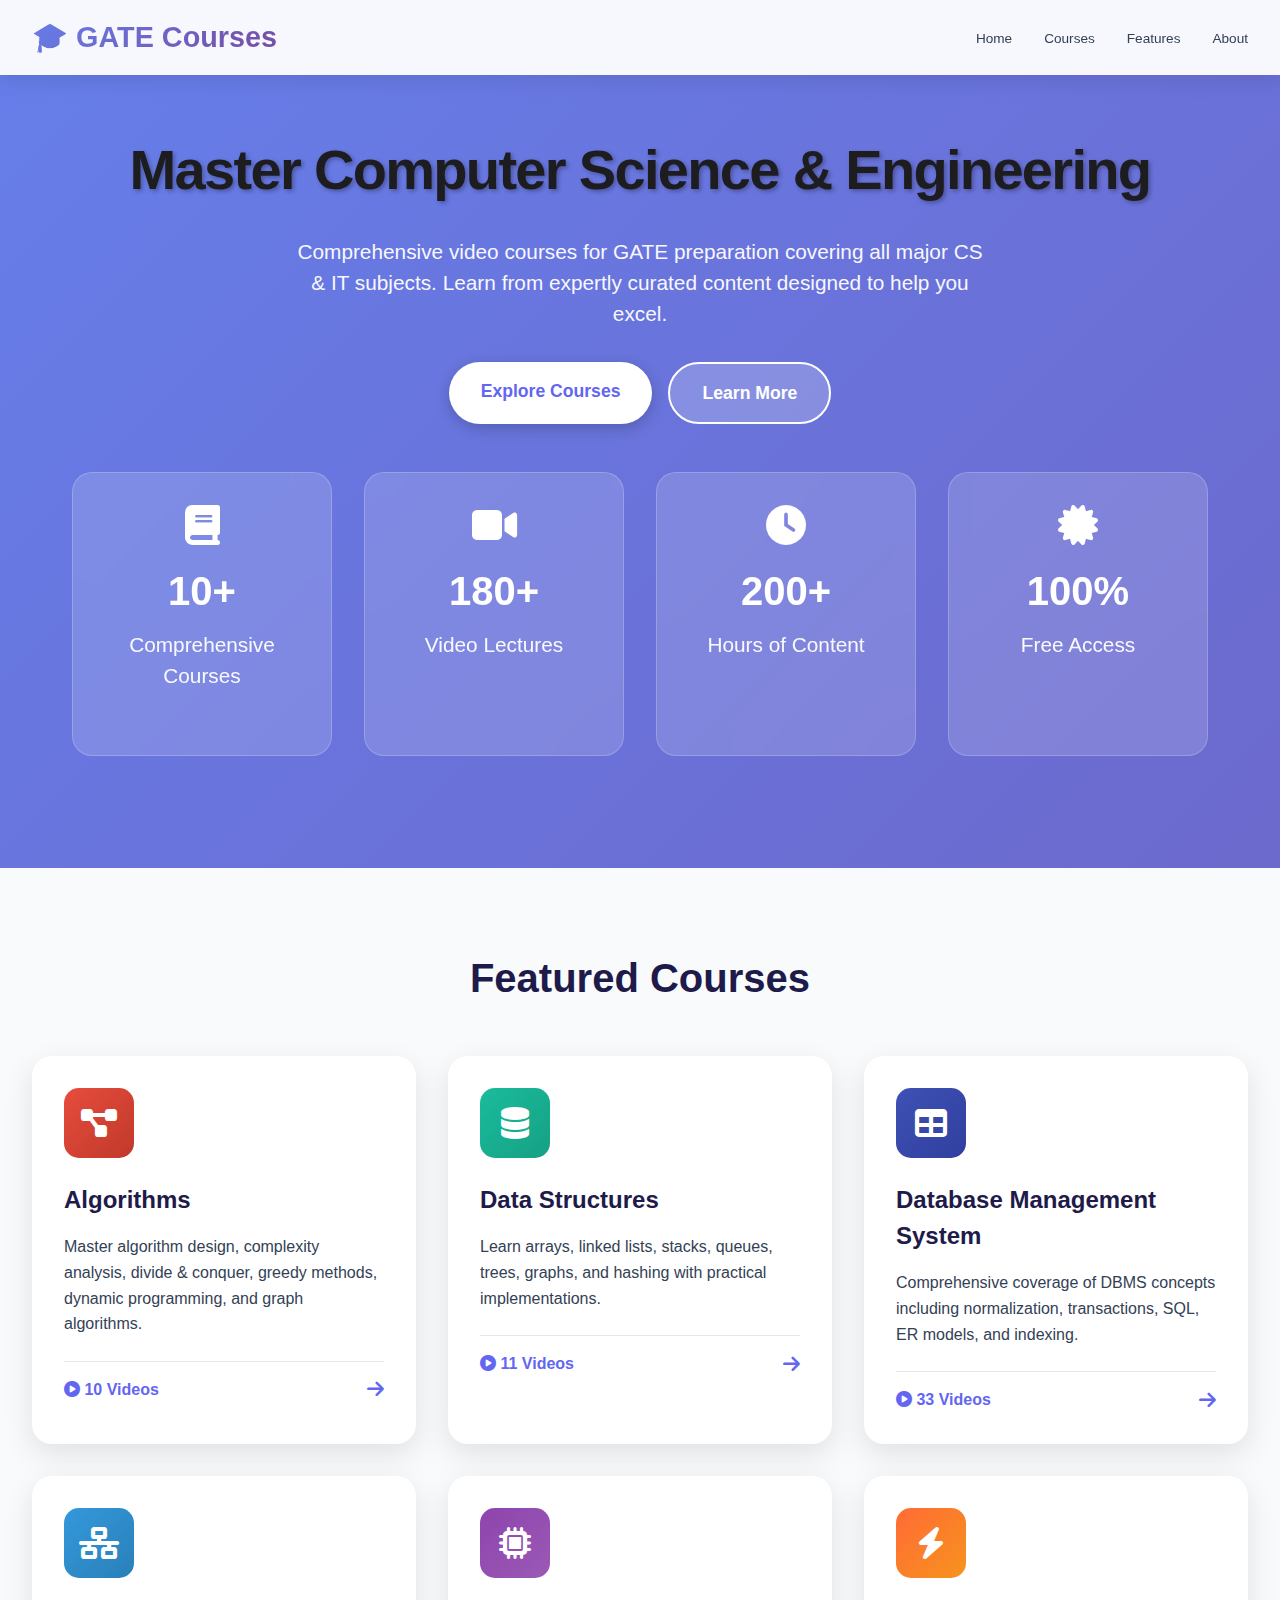
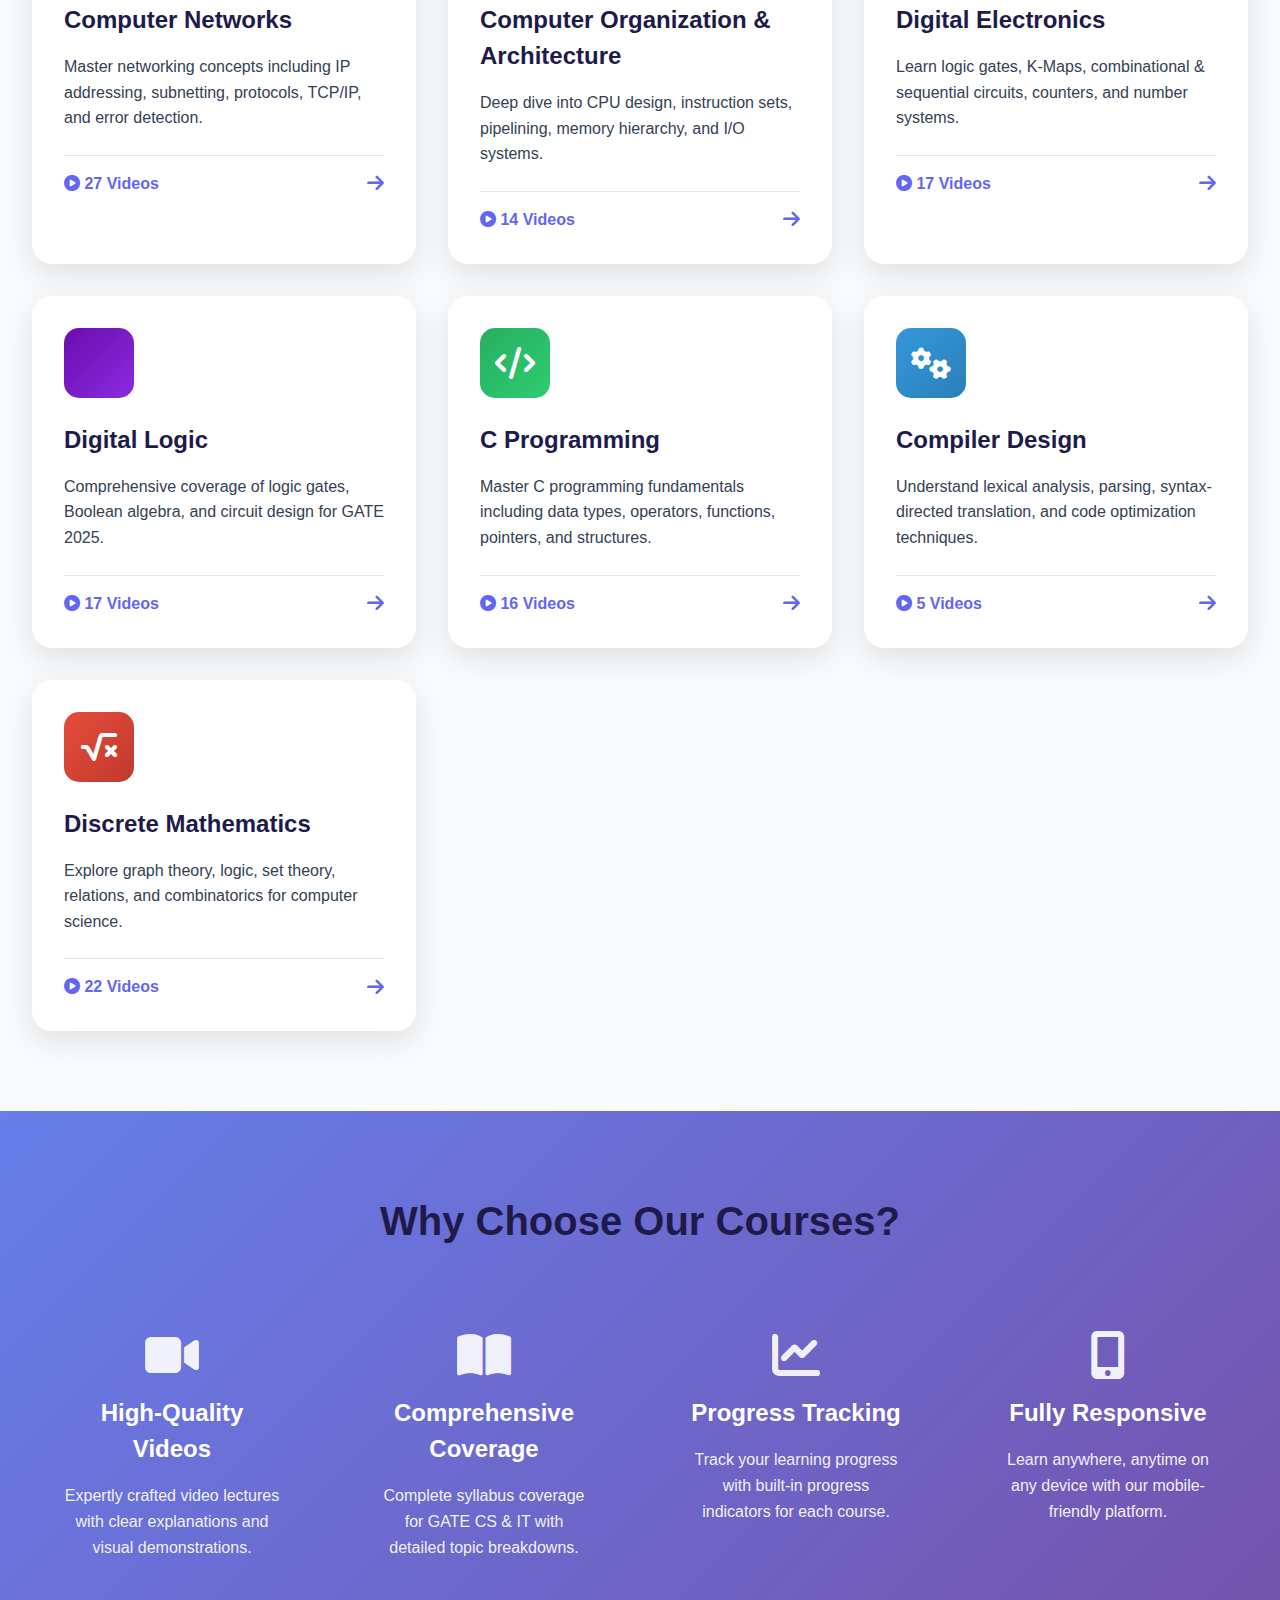
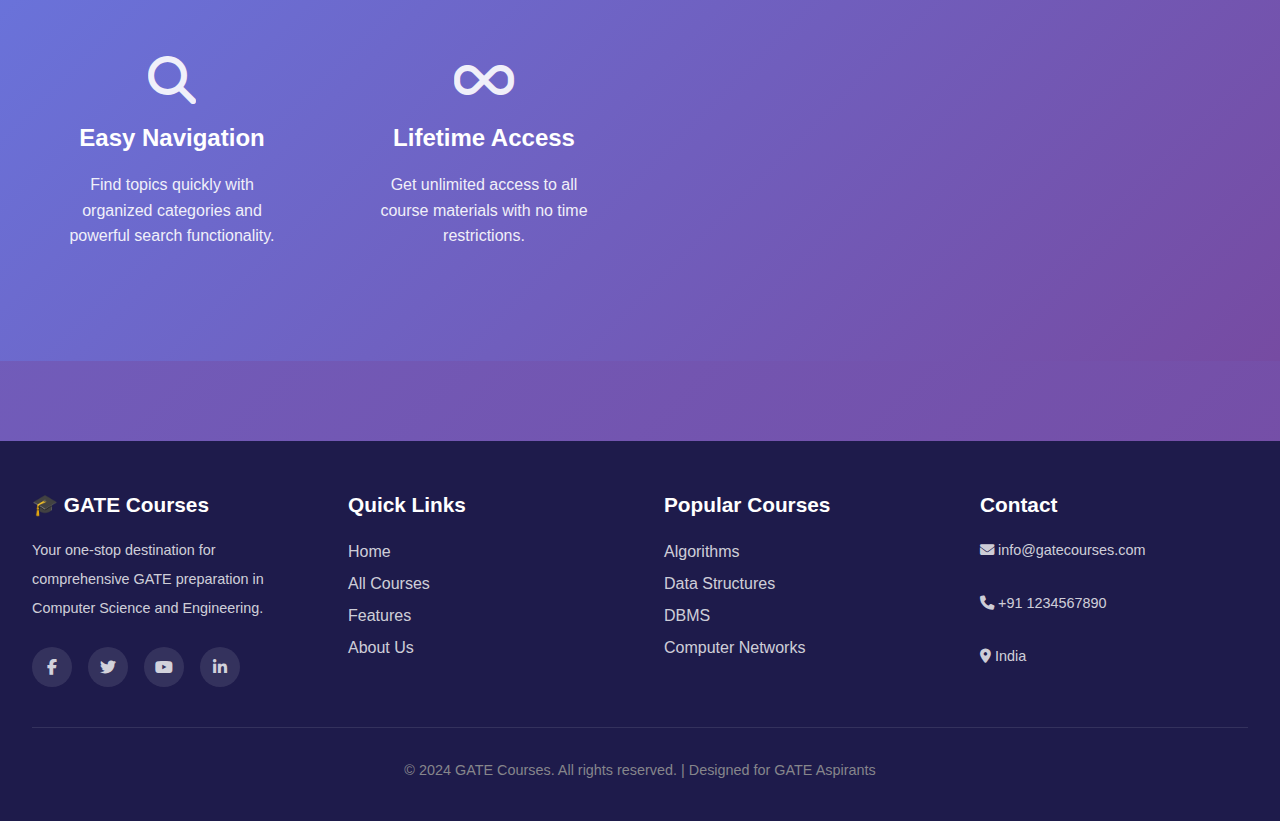
<file: index.html>
<!DOCTYPE html>
<html lang="en">
<head>
    <meta charset="UTF-8">
    <meta name="viewport" content="width=device-width, initial-scale=1.0">
    <title>GATE Courses - Master Computer Science & Engineering</title>
    <link rel="stylesheet" href="https://cdnjs.cloudflare.com/ajax/libs/font-awesome/6.4.0/css/all.min.css">
    <link rel="stylesheet" href="styles.css">
    <style>
        /* Homepage specific styles */
        * {
            margin: 0;
            padding: 0;
            box-sizing: border-box;
            font-family: 'Segoe UI', Tahoma, Geneva, Verdana, sans-serif;
        }

        :root {
            --primary: #6366f1;
            --secondary: #8b5cf6;
            --accent: #ec4899;
            --dark: #1e1b4b;
            --light: #f8fafc;
            --text: #334155;
        }

        body {
            background: linear-gradient(135deg, #667eea 0%, #764ba2 100%);
            min-height: 100vh;
            overflow-x: hidden;
        }

        /* Navigation */
        nav {
            background: rgba(255, 255, 255, 0.95);
            backdrop-filter: blur(10px);
            padding: 1rem 0;
            position: fixed;
            width: 100%;
            top: 0;
            z-index: 1000;
            box-shadow: 0 4px 20px rgba(0, 0, 0, 0.1);
        }

        .nav-container {
            max-width: 1400px;
            margin: 0 auto;
            padding: 0 2rem;
            display: flex;
            justify-content: space-between;
            align-items: center;
        }

        .logo {
            font-size: 1.8rem;
            font-weight: 700;
            background: linear-gradient(135deg, #667eea 0%, #764ba2 100%);
            -webkit-background-clip: text;
            -webkit-text-fill-color: transparent;
            background-clip: text;
        }

        .nav-links {
            display: flex;
            gap: 2rem;
            list-style: none;
        }

        .nav-links a {
            color: var(--text);
            text-decoration: none;
            font-weight: 500;
            transition: color 0.3s;
        }

        .nav-links a:hover {
            color: var(--primary);
        }

        .menu-toggle {
            display: none;
            font-size: 1.5rem;
            color: var(--text);
            cursor: pointer;
        }

        /* Hero Section */
        .hero {
            padding: 8rem 2rem 4rem;
            text-align: center;
            color: white;
        }

        .hero h1 {
            font-size: 3.5rem;
            font-weight: 800;
            margin-bottom: 1.5rem;
            text-shadow: 2px 2px 4px rgba(0, 0, 0, 0.3);
            animation: fadeInUp 0.8s ease;
        }

        .hero p {
            font-size: 1.3rem;
            max-width: 700px;
            margin: 0 auto 2rem;
            opacity: 0.95;
            animation: fadeInUp 0.8s ease 0.2s both;
        }

        .cta-buttons {
            display: flex;
            gap: 1rem;
            justify-content: center;
            flex-wrap: wrap;
            animation: fadeInUp 0.8s ease 0.4s both;
        }

        .btn {
            padding: 1rem 2rem;
            border: none;
            border-radius: 50px;
            font-size: 1.1rem;
            font-weight: 600;
            cursor: pointer;
            transition: all 0.3s ease;
            text-decoration: none;
            display: inline-block;
        }

        .btn-primary {
            background: white;
            color: var(--primary);
            box-shadow: 0 4px 15px rgba(0, 0, 0, 0.2);
        }

        .btn-primary:hover {
            transform: translateY(-3px);
            box-shadow: 0 6px 20px rgba(0, 0, 0, 0.3);
        }

        .btn-secondary {
            background: rgba(255, 255, 255, 0.2);
            color: white;
            border: 2px solid white;
        }

        .btn-secondary:hover {
            background: white;
            color: var(--primary);
        }

        /* Stats Section */
        .stats {
            display: grid;
            grid-template-columns: repeat(auto-fit, minmax(200px, 1fr));
            gap: 2rem;
            max-width: 1200px;
            margin: 3rem auto;
            padding: 0 2rem;
        }

        .stat-card {
            background: rgba(255, 255, 255, 0.15);
            backdrop-filter: blur(10px);
            padding: 2rem;
            border-radius: 20px;
            text-align: center;
            color: white;
            border: 1px solid rgba(255, 255, 255, 0.2);
            transition: transform 0.3s;
        }

        .stat-card:hover {
            transform: translateY(-5px);
        }

        .stat-card i {
            font-size: 2.5rem;
            margin-bottom: 1rem;
        }

        .stat-card h3 {
            font-size: 2.5rem;
            margin-bottom: 0.5rem;
        }

        /* Courses Section */
        .courses {
            background: var(--light);
            padding: 5rem 2rem;
        }

        .section-title {
            text-align: center;
            font-size: 2.5rem;
            color: var(--dark);
            margin-bottom: 3rem;
            font-weight: 700;
        }

        .courses-grid {
            display: grid;
            grid-template-columns: repeat(auto-fit, minmax(320px, 1fr));
            gap: 2rem;
            max-width: 1400px;
            margin: 0 auto;
        }

        .course-card {
            background: white;
            border-radius: 20px;
            padding: 2rem;
            box-shadow: 0 10px 30px rgba(0, 0, 0, 0.1);
            transition: all 0.3s ease;
            text-decoration: none;
            color: inherit;
            display: block;
            position: relative;
            overflow: hidden;
        }

        .course-card::before {
            content: '';
            position: absolute;
            top: 0;
            left: 0;
            width: 100%;
            height: 5px;
            background: linear-gradient(90deg, var(--primary), var(--secondary));
            transform: scaleX(0);
            transition: transform 0.3s ease;
        }

        .course-card:hover {
            transform: translateY(-10px);
            box-shadow: 0 15px 40px rgba(0, 0, 0, 0.15);
        }

        .course-card:hover::before {
            transform: scaleX(1);
        }

        .course-icon {
            width: 70px;
            height: 70px;
            border-radius: 15px;
            display: flex;
            align-items: center;
            justify-content: center;
            font-size: 2rem;
            margin-bottom: 1.5rem;
            color: white;
        }

        .course-card h3 {
            font-size: 1.5rem;
            margin-bottom: 1rem;
            color: var(--dark);
        }

        .course-card p {
            color: var(--text);
            line-height: 1.6;
            margin-bottom: 1.5rem;
        }

        .course-meta {
            display: flex;
            justify-content: space-between;
            align-items: center;
            padding-top: 1rem;
            border-top: 1px solid #e2e8f0;
        }

        .course-videos {
            color: var(--primary);
            font-weight: 600;
        }

        .course-arrow {
            color: var(--primary);
            font-size: 1.2rem;
            transition: transform 0.3s;
        }

        .course-card:hover .course-arrow {
            transform: translateX(5px);
        }

        /* Features Section */
        .features {
            padding: 5rem 2rem;
            background: linear-gradient(135deg, #667eea 0%, #764ba2 100%);
            color: white;
        }

        .features-grid {
            display: grid;
            grid-template-columns: repeat(auto-fit, minmax(280px, 1fr));
            gap: 2rem;
            max-width: 1400px;
            margin: 0 auto;
        }

        .feature-card {
            text-align: center;
            padding: 2rem;
        }

        .feature-card i {
            font-size: 3rem;
            margin-bottom: 1rem;
            opacity: 0.9;
        }

        .feature-card h3 {
            font-size: 1.5rem;
            margin-bottom: 1rem;
        }

        .feature-card p {
            opacity: 0.9;
            line-height: 1.6;
        }

        /* Footer */
        footer {
            background: var(--dark);
            color: white;
            padding: 3rem 2rem 1rem;
        }

        .footer-content {
            max-width: 1400px;
            margin: 0 auto;
            display: grid;
            grid-template-columns: repeat(auto-fit, minmax(250px, 1fr));
            gap: 3rem;
            margin-bottom: 2rem;
        }

        .footer-section h3 {
            margin-bottom: 1rem;
            font-size: 1.3rem;
        }

        .footer-section p, .footer-section a {
            color: rgba(255, 255, 255, 0.8);
            text-decoration: none;
            line-height: 2;
            display: block;
        }

        .footer-section a:hover {
            color: white;
        }

        .social-links {
            display: flex;
            gap: 1rem;
            margin-top: 1rem;
        }

        .social-links a {
            width: 40px;
            height: 40px;
            border-radius: 50%;
            background: rgba(255, 255, 255, 0.1);
            display: flex;
            align-items: center;
            justify-content: center;
            transition: all 0.3s;
        }

        .social-links a:hover {
            background: var(--primary);
            transform: translateY(-3px);
        }

        .footer-bottom {
            text-align: center;
            padding-top: 2rem;
            border-top: 1px solid rgba(255, 255, 255, 0.1);
            color: rgba(255, 255, 255, 0.6);
        }

        /* Animations */
        @keyframes fadeInUp {
            from {
                opacity: 0;
                transform: translateY(30px);
            }
            to {
                opacity: 1;
                transform: translateY(0);
            }
        }

        /* Responsive */
        @media (max-width: 768px) {
            .nav-links {
                display: none;
                position: absolute;
                top: 100%;
                left: 0;
                right: 0;
                background: white;
                flex-direction: column;
                padding: 2rem;
                box-shadow: 0 4px 20px rgba(0, 0, 0, 0.1);
            }

            .nav-links.active {
                display: flex;
            }

            .menu-toggle {
                display: block;
            }

            .hero h1 {
                font-size: 2.5rem;
            }

            .hero p {
                font-size: 1.1rem;
            }

            .courses-grid {
                grid-template-columns: 1fr;
            }

            .cta-buttons {
                flex-direction: column;
                align-items: center;
            }

            .btn {
                width: 100%;
                max-width: 300px;
            }
        }
    </style>
</head>
<body>
    <!-- Navigation -->
    <nav>
        <div class="nav-container">
            <div class="logo">🎓 GATE Courses</div>
            <ul class="nav-links" id="navLinks">
                <li><a href="#home">Home</a></li>
                <li><a href="#courses">Courses</a></li>
                <li><a href="#features">Features</a></li>
                <li><a href="#about">About</a></li>
            </ul>
            <div class="menu-toggle" id="menuToggle">
                <i class="fas fa-bars"></i>
            </div>
        </div>
    </nav>

    <!-- Hero Section -->
    <section class="hero" id="home">
        <h1>Master Computer Science & Engineering</h1>
        <p>Comprehensive video courses for GATE preparation covering all major CS & IT subjects. Learn from expertly curated content designed to help you excel.</p>
        <div class="cta-buttons">
            <a href="#courses" class="btn btn-primary">Explore Courses</a>
            <a href="#features" class="btn btn-secondary">Learn More</a>
        </div>

        <!-- Stats -->
        <div class="stats">
            <div class="stat-card">
                <i class="fas fa-book"></i>
                <h3>10+</h3>
                <p>Comprehensive Courses</p>
            </div>
            <div class="stat-card">
                <i class="fas fa-video"></i>
                <h3>180+</h3>
                <p>Video Lectures</p>
            </div>
            <div class="stat-card">
                <i class="fas fa-clock"></i>
                <h3>200+</h3>
                <p>Hours of Content</p>
            </div>
            <div class="stat-card">
                <i class="fas fa-certificate"></i>
                <h3>100%</h3>
                <p>Free Access</p>
            </div>
        </div>
    </section>

    <!-- Courses Section -->
    <section class="courses" id="courses">
        <h2 class="section-title">Featured Courses</h2>
        <div class="courses-grid">
            <a href="Algorithms.html" class="course-card">
                <div class="course-icon" style="background: linear-gradient(135deg, #e74c3c, #c0392b);">
                    <i class="fas fa-project-diagram"></i>
                </div>
                <h3>Algorithms</h3>
                <p>Master algorithm design, complexity analysis, divide & conquer, greedy methods, dynamic programming, and graph algorithms.</p>
                <div class="course-meta">
                    <span class="course-videos"><i class="fas fa-play-circle"></i> 10 Videos</span>
                    <i class="fas fa-arrow-right course-arrow"></i>
                </div>
            </a>

            <a href="Data Structures.html" class="course-card">
                <div class="course-icon" style="background: linear-gradient(135deg, #1abc9c, #16a085);">
                    <i class="fas fa-database"></i>
                </div>
                <h3>Data Structures</h3>
                <p>Learn arrays, linked lists, stacks, queues, trees, graphs, and hashing with practical implementations.</p>
                <div class="course-meta">
                    <span class="course-videos"><i class="fas fa-play-circle"></i> 11 Videos</span>
                    <i class="fas fa-arrow-right course-arrow"></i>
                </div>
            </a>

            <a href="Database Management System.html" class="course-card">
                <div class="course-icon" style="background: linear-gradient(135deg, #3f51b5, #303f9f);">
                    <i class="fas fa-table"></i>
                </div>
                <h3>Database Management System</h3>
                <p>Comprehensive coverage of DBMS concepts including normalization, transactions, SQL, ER models, and indexing.</p>
                <div class="course-meta">
                    <span class="course-videos"><i class="fas fa-play-circle"></i> 33 Videos</span>
                    <i class="fas fa-arrow-right course-arrow"></i>
                </div>
            </a>

            <a href="ComputerNetworks.html" class="course-card">
                <div class="course-icon" style="background: linear-gradient(135deg, #3498db, #2980b9);">
                    <i class="fas fa-network-wired"></i>
                </div>
                <h3>Computer Networks</h3>
                <p>Master networking concepts including IP addressing, subnetting, protocols, TCP/IP, and error detection.</p>
                <div class="course-meta">
                    <span class="course-videos"><i class="fas fa-play-circle"></i> 27 Videos</span>
                    <i class="fas fa-arrow-right course-arrow"></i>
                </div>
            </a>

            <a href="COA.html" class="course-card">
                <div class="course-icon" style="background: linear-gradient(135deg, #8e44ad, #9b59b6);">
                    <i class="fas fa-microchip"></i>
                </div>
                <h3>Computer Organization & Architecture</h3>
                <p>Deep dive into CPU design, instruction sets, pipelining, memory hierarchy, and I/O systems.</p>
                <div class="course-meta">
                    <span class="course-videos"><i class="fas fa-play-circle"></i> 14 Videos</span>
                    <i class="fas fa-arrow-right course-arrow"></i>
                </div>
            </a>

            <a href="Digital Electronics.html" class="course-card">
                <div class="course-icon" style="background: linear-gradient(135deg, #ff6b35, #f7931e);">
                    <i class="fas fa-bolt"></i>
                </div>
                <h3>Digital Electronics</h3>
                <p>Learn logic gates, K-Maps, combinational & sequential circuits, counters, and number systems.</p>
                <div class="course-meta">
                    <span class="course-videos"><i class="fas fa-play-circle"></i> 17 Videos</span>
                    <i class="fas fa-arrow-right course-arrow"></i>
                </div>
            </a>

            <a href="Digital Logic.html" class="course-card">
                <div class="course-icon" style="background: linear-gradient(135deg, #6a0dad, #8a2be2);">
                    <i class="fas fa-circuit-board"></i>
                </div>
                <h3>Digital Logic</h3>
                <p>Comprehensive coverage of logic gates, Boolean algebra, and circuit design for GATE 2025.</p>
                <div class="course-meta">
                    <span class="course-videos"><i class="fas fa-play-circle"></i> 17 Videos</span>
                    <i class="fas fa-arrow-right course-arrow"></i>
                </div>
            </a>

            <a href="CProgramming.html" class="course-card">
                <div class="course-icon" style="background: linear-gradient(135deg, #27ae60, #2ecc71);">
                    <i class="fas fa-code"></i>
                </div>
                <h3>C Programming</h3>
                <p>Master C programming fundamentals including data types, operators, functions, pointers, and structures.</p>
                <div class="course-meta">
                    <span class="course-videos"><i class="fas fa-play-circle"></i> 16 Videos</span>
                    <i class="fas fa-arrow-right course-arrow"></i>
                </div>
            </a>

            <a href="CompilerDesign.html" class="course-card">
                <div class="course-icon" style="background: linear-gradient(135deg, #3498db, #2980b9);">
                    <i class="fas fa-cogs"></i>
                </div>
                <h3>Compiler Design</h3>
                <p>Understand lexical analysis, parsing, syntax-directed translation, and code optimization techniques.</p>
                <div class="course-meta">
                    <span class="course-videos"><i class="fas fa-play-circle"></i> 5 Videos</span>
                    <i class="fas fa-arrow-right course-arrow"></i>
                </div>
            </a>

            <a href="DiscreteMathematics.html" class="course-card">
                <div class="course-icon" style="background: linear-gradient(135deg, #e74c3c, #c0392b);">
                    <i class="fas fa-square-root-alt"></i>
                </div>
                <h3>Discrete Mathematics</h3>
                <p>Explore graph theory, logic, set theory, relations, and combinatorics for computer science.</p>
                <div class="course-meta">
                    <span class="course-videos"><i class="fas fa-play-circle"></i> 22 Videos</span>
                    <i class="fas fa-arrow-right course-arrow"></i>
                </div>
            </a>
        </div>
    </section>

    <!-- Features Section -->
    <section class="features" id="features">
        <h2 class="section-title">Why Choose Our Courses?</h2>
        <div class="features-grid">
            <div class="feature-card">
                <i class="fas fa-video"></i>
                <h3>High-Quality Videos</h3>
                <p>Expertly crafted video lectures with clear explanations and visual demonstrations.</p>
            </div>
            <div class="feature-card">
                <i class="fas fa-book-open"></i>
                <h3>Comprehensive Coverage</h3>
                <p>Complete syllabus coverage for GATE CS & IT with detailed topic breakdowns.</p>
            </div>
            <div class="feature-card">
                <i class="fas fa-chart-line"></i>
                <h3>Progress Tracking</h3>
                <p>Track your learning progress with built-in progress indicators for each course.</p>
            </div>
            <div class="feature-card">
                <i class="fas fa-mobile-alt"></i>
                <h3>Fully Responsive</h3>
                <p>Learn anywhere, anytime on any device with our mobile-friendly platform.</p>
            </div>
            <div class="feature-card">
                <i class="fas fa-search"></i>
                <h3>Easy Navigation</h3>
                <p>Find topics quickly with organized categories and powerful search functionality.</p>
            </div>
            <div class="feature-card">
                <i class="fas fa-infinity"></i>
                <h3>Lifetime Access</h3>
                <p>Get unlimited access to all course materials with no time restrictions.</p>
            </div>
        </div>
    </section>

    <!-- Footer -->
    <footer>
        <div class="footer-content">
            <div class="footer-section">
                <h3>🎓 GATE Courses</h3>
                <p>Your one-stop destination for comprehensive GATE preparation in Computer Science and Engineering.</p>
                <div class="social-links">
                    <a href="#"><i class="fab fa-facebook-f"></i></a>
                    <a href="#"><i class="fab fa-twitter"></i></a>
                    <a href="#"><i class="fab fa-youtube"></i></a>
                    <a href="#"><i class="fab fa-linkedin-in"></i></a>
                </div>
            </div>
            <div class="footer-section">
                <h3>Quick Links</h3>
                <a href="#home">Home</a>
                <a href="#courses">All Courses</a>
                <a href="#features">Features</a>
                <a href="#about">About Us</a>
            </div>
            <div class="footer-section">
                <h3>Popular Courses</h3>
                <a href="Algorithms.html">Algorithms</a>
                <a href="Data Structures.html">Data Structures</a>
                <a href="Database Management System.html">DBMS</a>
                <a href="ComputerNetworks.html">Computer Networks</a>
            </div>
            <div class="footer-section">
                <h3>Contact</h3>
                <p><i class="fas fa-envelope"></i> info@gatecourses.com</p>
                <p><i class="fas fa-phone"></i> +91 1234567890</p>
                <p><i class="fas fa-map-marker-alt"></i> India</p>
            </div>
        </div>
        <div class="footer-bottom">
            <p>&copy; 2024 GATE Courses. All rights reserved. | Designed for GATE Aspirants</p>
        </div>
    </footer>

    <script>
        // Mobile menu toggle
        const menuToggle = document.getElementById('menuToggle');
        const navLinks = document.getElementById('navLinks');

        menuToggle.addEventListener('click', () => {
            navLinks.classList.toggle('active');
        });

        // Smooth scrolling for anchor links
        document.querySelectorAll('a[href^="#"]').forEach(anchor => {
            anchor.addEventListener('click', function (e) {
                e.preventDefault();
                const target = document.querySelector(this.getAttribute('href'));
                if (target) {
                    target.scrollIntoView({
                        behavior: 'smooth',
                        block: 'start'
                    });
                    navLinks.classList.remove('active');
                }
            });
        });

        // Add scroll effect to navigation
        window.addEventListener('scroll', () => {
            const nav = document.querySelector('nav');
            if (window.scrollY > 100) {
                nav.style.background = 'rgba(255, 255, 255, 0.98)';
            } else {
                nav.style.background = 'rgba(255, 255, 255, 0.95)';
            }
        });

        // Animate cards on scroll
        const observerOptions = {
            threshold: 0.1,
            rootMargin: '0px 0px -100px 0px'
        };

        const observer = new IntersectionObserver((entries) => {
            entries.forEach(entry => {
                if (entry.isIntersecting) {
                    entry.target.style.animation = 'fadeInUp 0.6s ease forwards';
                }
            });
        }, observerOptions);

        document.querySelectorAll('.course-card, .feature-card').forEach(card => {
            observer.observe(card);
        });
    </script>
</body>
</html>
</file>
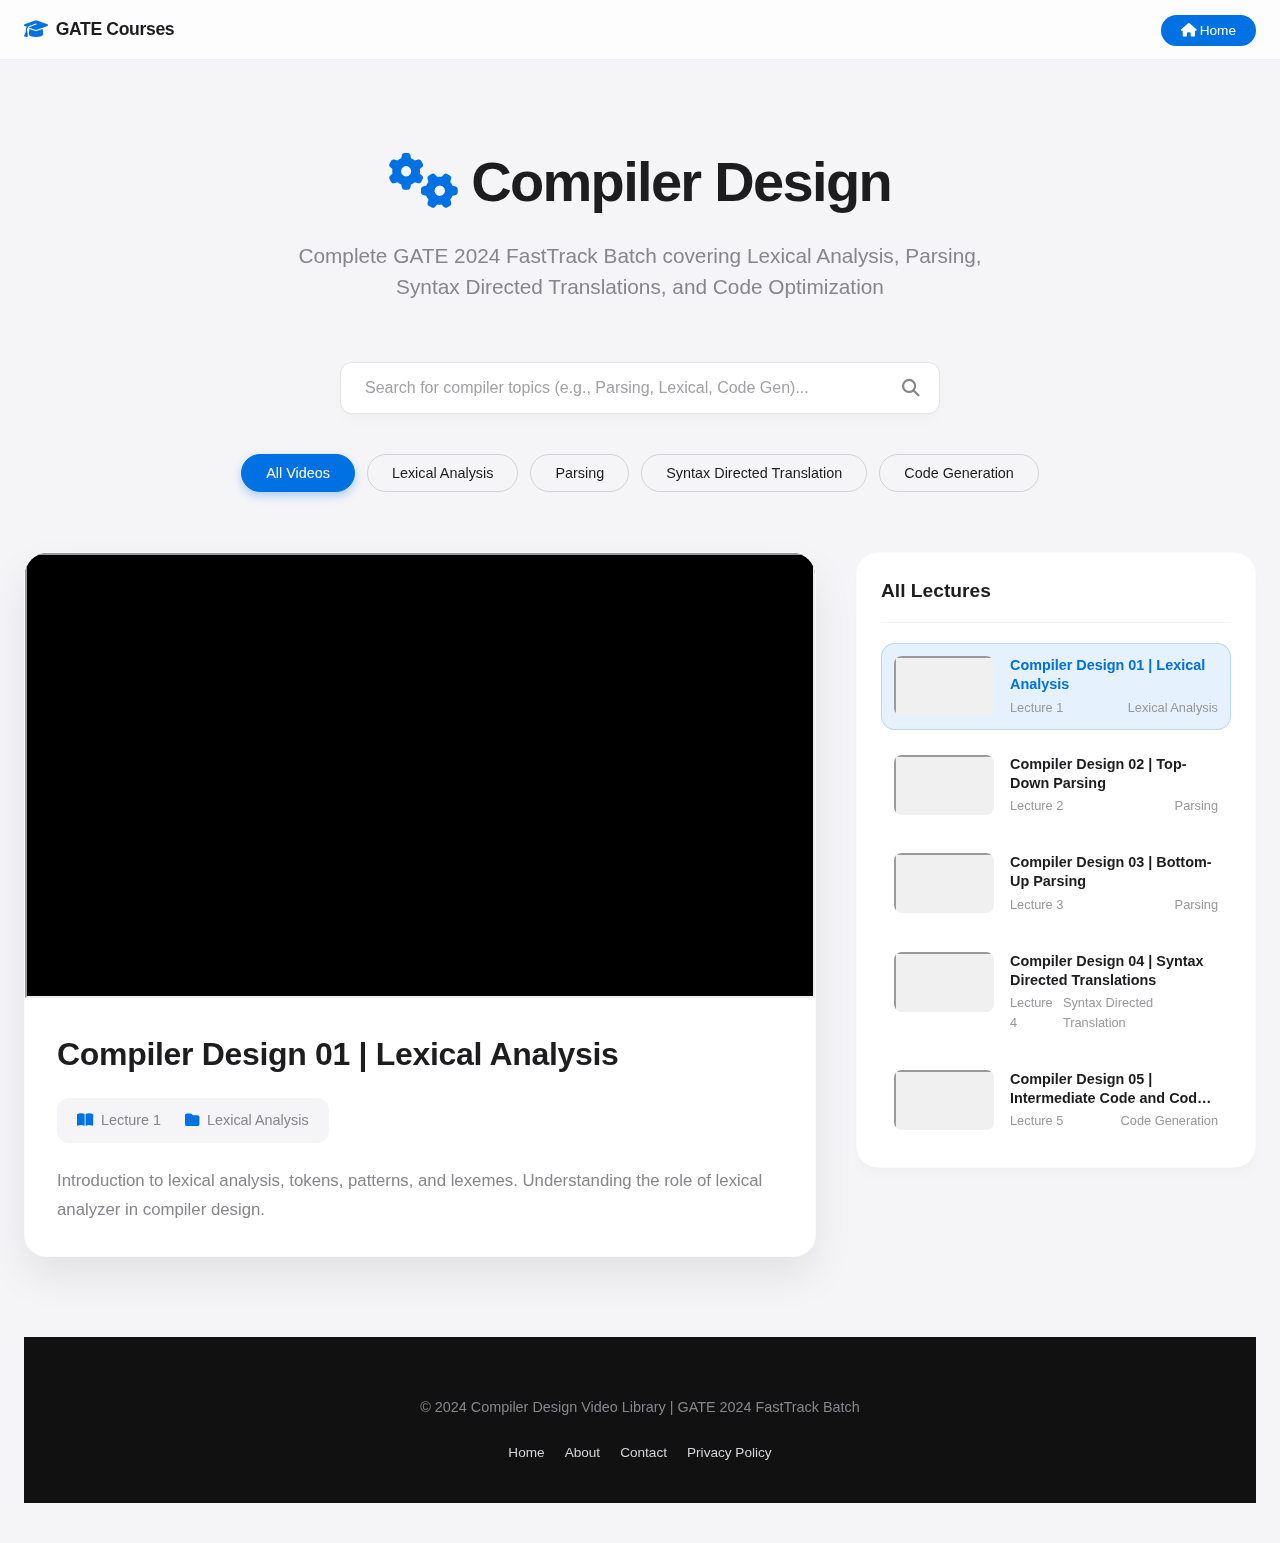
<file: CompilerDesign.html>
<!DOCTYPE html>
<html lang="en">
<head>
    <meta charset="UTF-8">
    <meta name="viewport" content="width=device-width, initial-scale=1.0">
    <title>Compiler Design Video Library | GATE 2024</title>
    <link rel="stylesheet" href="https://cdnjs.cloudflare.com/ajax/libs/font-awesome/6.4.0/css/all.min.css">
    <link rel="stylesheet" href="styles.css">
    <style>
        /* Optional: Specific override if you want to differentiate this page's active state */
        /* .category-btn.active {
            background-color: var(--accent);
        } */
    </style>
</head>
<body>

    <nav class="navbar">
        <div class="nav-container">
            <a href="./index.html" class="nav-brand">
                <i class="fas fa-graduation-cap"></i>
                <span>GATE Courses</span>
            </a>
            <ul class="nav-links">
                <li><a href="./index.html" class="home-btn"><i class="fas fa-home"></i> Home</a></li>
            </ul>
        </div>
    </nav>

    <div class="container">
        <header class="fade-up">
            <h1><i class="fas fa-cogs" style="color: var(--accent);"></i> Compiler Design</h1>
            <p class="subtitle">Complete GATE 2024 FastTrack Batch covering Lexical Analysis, Parsing, Syntax Directed Translations, and Code Optimization</p>
        </header>
        
        <div class="search-container fade-up">
            <input type="text" id="searchInput" placeholder="Search for compiler topics (e.g., Parsing, Lexical, Code Gen)...">
            <div class="search-icon">
                <i class="fas fa-search"></i>
            </div>
        </div>
        
        <div class="categories fade-up">
            <button class="category-btn active" data-category="all">All Videos</button>
            <button class="category-btn" data-category="lexical">Lexical Analysis</button>
            <button class="category-btn" data-category="parsing">Parsing</button>
            <button class="category-btn" data-category="sdt">Syntax Directed Translation</button>
            <button class="category-btn" data-category="codegen">Code Generation</button>
        </div>
        
        <div class="main-content fade-up">
            
            <div class="video-player-container">
                <div class="video-player">
                    <iframe id="mainVideo" src="https://www.youtube.com/embed/y6m71C-e40s" 
                            title="YouTube video player" 
                            allow="accelerometer; autoplay; clipboard-write; encrypted-media; gyroscope; picture-in-picture" 
                            allowfullscreen>
                    </iframe>
                </div>
                <div class="video-info">
                    <h2 class="video-title" id="mainVideoTitle">Compiler Design 01 | Lexical Analysis</h2>
                    <div class="video-meta">
                        <span id="mainVideoLecture"><i class="fas fa-book-open"></i> Lecture 1</span>
                        <span id="mainVideoCategory"><i class="fas fa-folder"></i> Lexical Analysis</span>
                    </div>
                    <p class="video-desc" id="mainVideoDesc">Introduction to lexical analysis, tokens, patterns, and lexemes. Understanding the role of lexical analyzer in compiler design.</p>
                </div>
            </div>
            
            <div class="video-list-container">
                <h3 class="video-list-title">All Lectures</h3>
                <div class="video-list" id="videoList">
                    </div>
            </div>
        </div>
        
        <footer>
            <div class="footer-content" style="text-align: center;">
                <p>© 2024 Compiler Design Video Library | GATE 2024 FastTrack Batch</p>
                <div class="footer-links" style="display: flex; justify-content: center; gap: 20px;">
                    <a href="./index.html">Home</a>
                    <a href="#about">About</a>
                    <a href="#contact">Contact</a>
                    <a href="#privacy">Privacy Policy</a>
                </div>
            </div>
        </footer>
    </div>

    <script>
        // Video data for Compiler Design
        const videos = [
            {
                id: 1,
                title: "Compiler Design 01 | Lexical Analysis",
                category: "lexical",
                youtubeId: "y6m71C-e40s",
                description: "Introduction to lexical analysis, tokens, patterns, and lexemes. Understanding the role of lexical analyzer in compiler design."
            },
            {
                id: 2,
                title: "Compiler Design 02 | Top-Down Parsing",
                category: "parsing",
                youtubeId: "JgDAweCCEI8",
                description: "Understanding top-down parsing techniques including recursive descent and predictive parsing. LL(1) parsing and construction of parse trees."
            },
            {
                id: 3,
                title: "Compiler Design 03 | Bottom-Up Parsing",
                category: "parsing",
                youtubeId: "W0EkrvGDoBY",
                description: "Exploring bottom-up parsing techniques including LR parsers, SLR, CLR, and LALR parsing. Handle pruning and shift-reduce parsing."
            },
            {
                id: 4,
                title: "Compiler Design 04 | Syntax Directed Translations",
                category: "sdt",
                youtubeId: "tVud-lFAdTg",
                description: "Understanding syntax-directed definitions, inherited and synthesized attributes. Application of syntax-directed translation in compilers."
            },
            {
                id: 5,
                title: "Compiler Design 05 | Intermediate Code and Code Optimization",
                category: "codegen",
                youtubeId: "oERJfSvelXA",
                description: "Introduction to intermediate code generation, three-address code, and code optimization techniques for efficient compiler output."
            }
        ];

        // DOM elements
        const mainVideo = document.getElementById('mainVideo');
        const mainVideoTitle = document.getElementById('mainVideoTitle');
        const mainVideoLecture = document.getElementById('mainVideoLecture');
        const mainVideoCategory = document.getElementById('mainVideoCategory');
        const mainVideoDesc = document.getElementById('mainVideoDesc');
        const videoList = document.getElementById('videoList');
        const categoryButtons = document.querySelectorAll('.category-btn');
        const searchInput = document.getElementById('searchInput');

        // Helper function to get category display name
        function getCategoryName(category) {
            const categoryMap = {
                'lexical': 'Lexical Analysis',
                'parsing': 'Parsing',
                'sdt': 'Syntax Directed Translation',
                'codegen': 'Code Generation'
            };
            return categoryMap[category] || category;
        }

        // Display video list
        function displayVideoList(videosToDisplay) {
            videoList.innerHTML = '';
            
            videosToDisplay.forEach(video => {
                const videoItem = document.createElement('div');
                videoItem.className = 'video-item';
                videoItem.setAttribute('data-category', video.category);
                videoItem.setAttribute('data-id', video.id);
                
                // Set first video as active by default if ID matches current main video
                // (In a real app, you might track currentVideoId state)
                
                videoItem.innerHTML = `
                    <div class="video-thumb">
                        <iframe src="https://www.youtube.com/embed/${video.youtubeId}" 
                                title="${video.title}" 
                                allow="accelerometer; autoplay; clipboard-write; encrypted-media; gyroscope; picture-in-picture" 
                                allowfullscreen>
                        </iframe>
                    </div>
                    <div class="video-item-info">
                        <div class="video-item-title">${video.title}</div>
                        <div class="video-item-meta">
                            <span>Lecture ${video.id}</span>
                            <span>${getCategoryName(video.category)}</span>
                        </div>
                    </div>
                `;
                
                // Add click event to load video in main player
                videoItem.addEventListener('click', () => {
                    // Remove active class from all items
                    document.querySelectorAll('.video-item').forEach(item => {
                        item.classList.remove('active');
                    });
                    
                    // Add active class to clicked item
                    videoItem.classList.add('active');
                    
                    // Update main video player
                    mainVideo.src = `https://www.youtube.com/embed/${video.youtubeId}`;
                    mainVideoTitle.textContent = video.title;
                    mainVideoLecture.innerHTML = `<i class="fas fa-book-open"></i> Lecture ${video.id}`;
                    mainVideoCategory.innerHTML = `<i class="fas fa-folder"></i> ${getCategoryName(video.category)}`;
                    mainVideoDesc.textContent = video.description;
                    
                    // Smooth scroll to player on mobile
                    if(window.innerWidth < 1024) {
                        mainVideo.scrollIntoView({behavior: "smooth"});
                    }
                });
                
                videoList.appendChild(videoItem);
            });
        }

        // Filter videos by category
        function filterVideos(category) {
            if (category === 'all') {
                return videos;
            }
            return videos.filter(video => video.category === category);
        }

        // Search videos
        function searchVideos(query) {
            const lowerCaseQuery = query.toLowerCase();
            return videos.filter(video => 
                video.title.toLowerCase().includes(lowerCaseQuery) || 
                video.description.toLowerCase().includes(lowerCaseQuery)
            );
        }

        // Event listeners for category buttons
        categoryButtons.forEach(button => {
            button.addEventListener('click', () => {
                // Remove active class from all buttons
                categoryButtons.forEach(btn => btn.classList.remove('active'));
                // Add active class to clicked button
                button.classList.add('active');
                
                const category = button.getAttribute('data-category');
                const filteredVideos = filterVideos(category);
                displayVideoList(filteredVideos);
                
                // Reset main video to first video in filtered list
                if (filteredVideos.length > 0) {
                    const firstVideo = filteredVideos[0];
                    updateMainPlayer(firstVideo);
                }
            });
        });

        // Event listener for search input
        searchInput.addEventListener('input', () => {
            const query = searchInput.value.trim();
            let filteredVideos;
            
            if (query === '') {
                const activeCategory = document.querySelector('.category-btn.active').getAttribute('data-category');
                filteredVideos = filterVideos(activeCategory);
            } else {
                filteredVideos = searchVideos(query);
            }
            
            displayVideoList(filteredVideos);
            
            if (filteredVideos.length > 0) {
                updateMainPlayer(filteredVideos[0]);
            }
        });

        // Helper to update main player
        function updateMainPlayer(video) {
            mainVideo.src = `https://www.youtube.com/embed/${video.youtubeId}`;
            mainVideoTitle.textContent = video.title;
            mainVideoLecture.innerHTML = `<i class="fas fa-book-open"></i> Lecture ${video.id}`;
            mainVideoCategory.innerHTML = `<i class="fas fa-folder"></i> ${getCategoryName(video.category)}`;
            mainVideoDesc.textContent = video.description;
            
            // Highlight first item in list
            setTimeout(() => {
                document.querySelectorAll('.video-item').forEach(item => item.classList.remove('active'));
                const firstItem = document.querySelector(`.video-item[data-id="${video.id}"]`);
                if(firstItem) firstItem.classList.add('active');
            }, 50);
        }

        // Animation Observer (Matches Index/Common JS)
        document.addEventListener('DOMContentLoaded', () => {
            const observerOptions = {
                threshold: 0.1,
                rootMargin: '0px 0px -50px 0px'
            };

            const observer = new IntersectionObserver((entries) => {
                entries.forEach(entry => {
                    if (entry.isIntersecting) {
                        entry.target.style.opacity = 1;
                        entry.target.style.transform = 'translateY(0)';
                        observer.unobserve(entry.target);
                    }
                });
            }, observerOptions);

            document.querySelectorAll('.fade-up').forEach(el => {
                el.style.opacity = 0;
                el.style.transform = 'translateY(20px)';
                el.style.transition = 'opacity 0.6s ease, transform 0.6s ease';
                observer.observe(el);
            });
            
            // Initialize the page
            displayVideoList(videos);
            // Mark first as active
            const firstItem = document.querySelector('.video-item');
            if(firstItem) firstItem.classList.add('active');
        });
    </script>
</body>
</html>
</file>
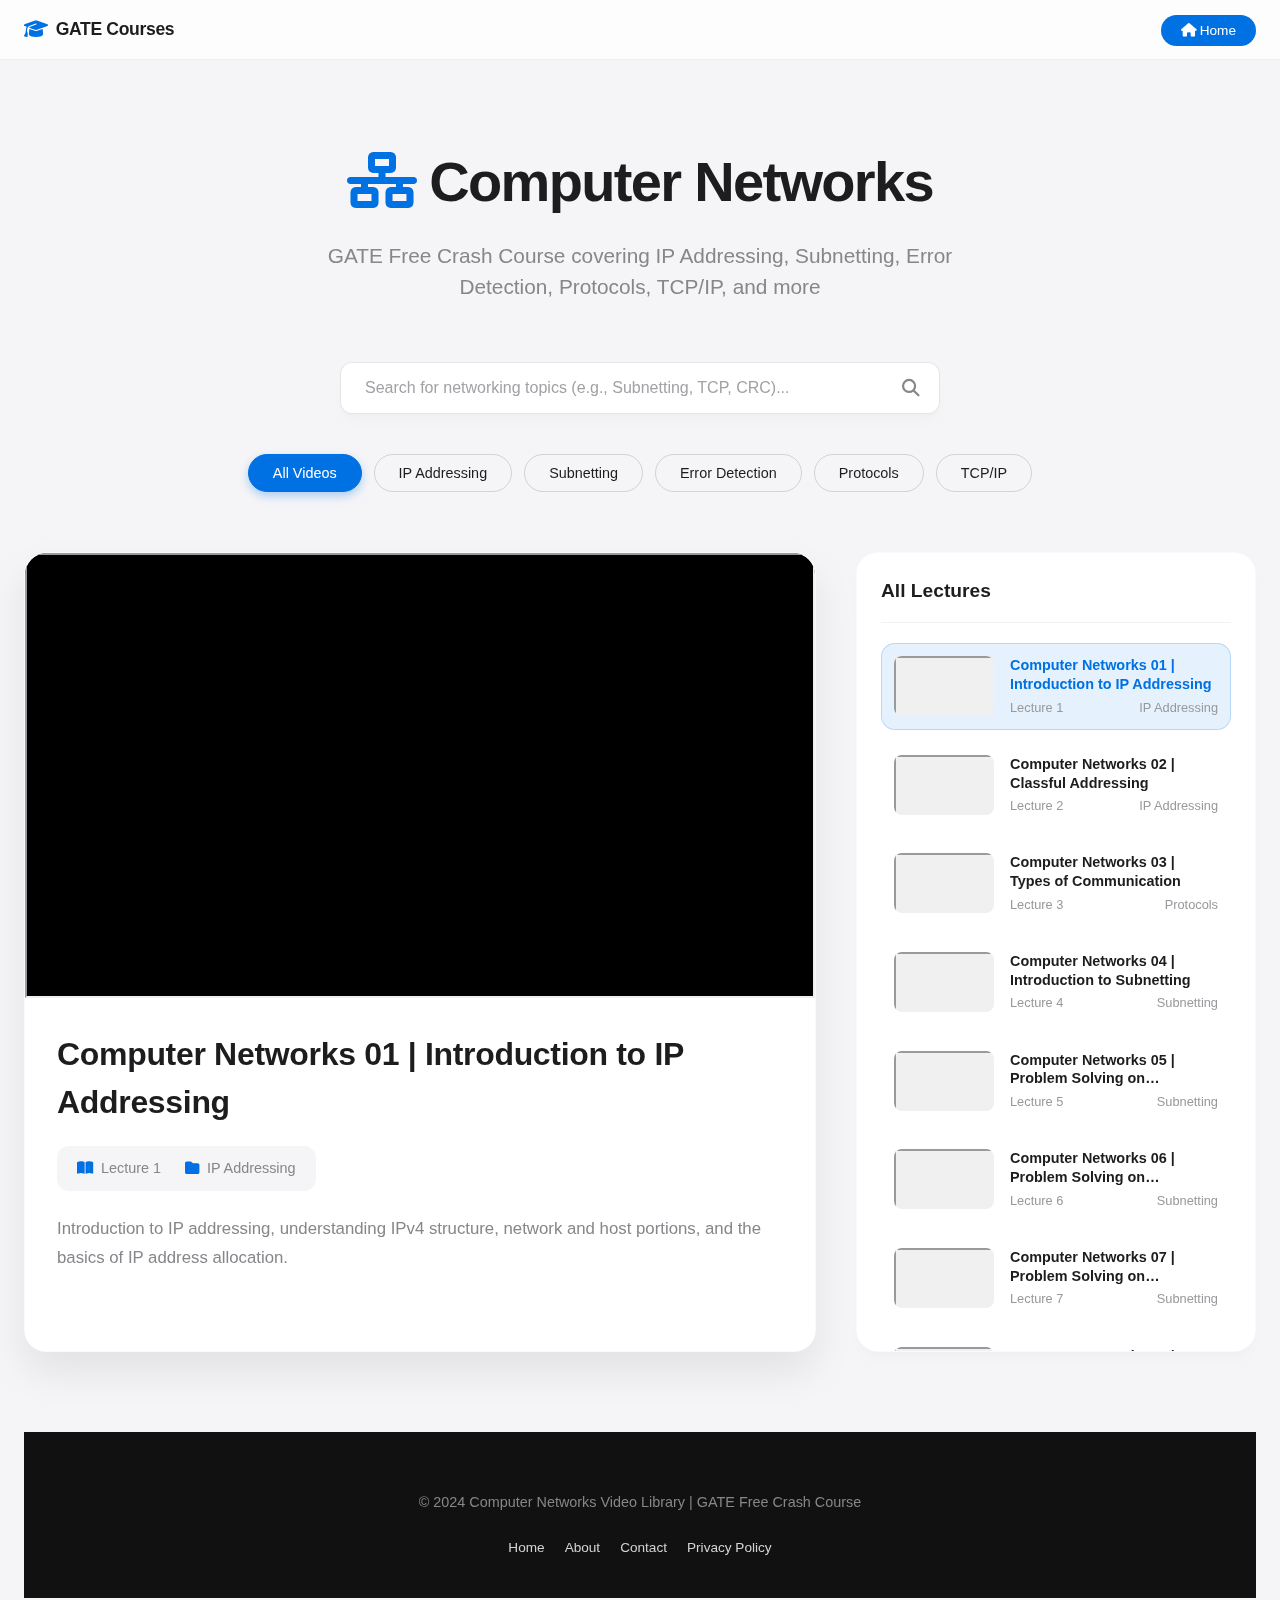
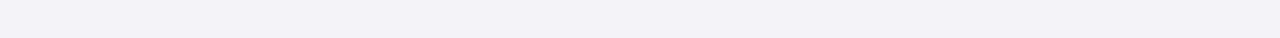
<file: ComputerNetworks.html>
<!DOCTYPE html>
<html lang="en">
<head>
    <meta charset="UTF-8">
    <meta name="viewport" content="width=device-width, initial-scale=1.0">
    <title>Computer Networks Video Library | GATE Crash Course</title>
    <link rel="stylesheet" href="https://cdnjs.cloudflare.com/ajax/libs/font-awesome/6.4.0/css/all.min.css">
    <link rel="stylesheet" href="styles.css">
    <style>
        /* Optional: Specific override for Network category active state if desired */
        /* .category-btn.active { background-color: var(--accent); } */
    </style>
</head>
<body>

    <nav class="navbar">
        <div class="nav-container">
            <a href="./index.html" class="nav-brand">
                <i class="fas fa-graduation-cap"></i>
                <span>GATE Courses</span>
            </a>
            <ul class="nav-links">
                <li><a href="./index.html" class="home-btn"><i class="fas fa-home"></i> Home</a></li>
            </ul>
        </div>
    </nav>

    <div class="container">
        <header class="fade-up">
            <h1><i class="fas fa-network-wired" style="color: var(--accent);"></i> Computer Networks</h1>
            <p class="subtitle">GATE Free Crash Course covering IP Addressing, Subnetting, Error Detection, Protocols, TCP/IP, and more</p>
        </header>
        
        <div class="search-container fade-up">
            <input type="text" id="searchInput" placeholder="Search for networking topics (e.g., Subnetting, TCP, CRC)...">
            <div class="search-icon">
                <i class="fas fa-search"></i>
            </div>
        </div>
        
        <div class="categories fade-up">
            <button class="category-btn active" data-category="all">All Videos</button>
            <button class="category-btn" data-category="addressing">IP Addressing</button>
            <button class="category-btn" data-category="subnetting">Subnetting</button>
            <button class="category-btn" data-category="error">Error Detection</button>
            <button class="category-btn" data-category="protocols">Protocols</button>
            <button class="category-btn" data-category="tcp">TCP/IP</button>
        </div>
        
        <div class="main-content fade-up">
            
            <div class="video-player-container">
                <div class="video-player">
                    <iframe id="mainVideo" src="https://www.youtube.com/embed/pGWxdTJPjKE" 
                            title="YouTube video player" 
                            allow="accelerometer; autoplay; clipboard-write; encrypted-media; gyroscope; picture-in-picture" 
                            allowfullscreen>
                    </iframe>
                </div>
                <div class="video-info">
                    <h2 class="video-title" id="mainVideoTitle">Computer Networks 01 | Introduction to IP Addressing</h2>
                    <div class="video-meta">
                        <span id="mainVideoLecture"><i class="fas fa-book-open"></i> Lecture 1</span>
                        <span id="mainVideoCategory"><i class="fas fa-folder"></i> IP Addressing</span>
                    </div>
                    <p class="video-desc" id="mainVideoDesc">Introduction to IP addressing, understanding IPv4 structure, network and host portions, and the basics of IP address allocation. </p>
                </div>
            </div>
            
            <div class="video-list-container">
                <h3 class="video-list-title">All Lectures</h3>
                <div class="video-list" id="videoList">
                    </div>
            </div>
        </div>
        
        <footer>
            <div class="footer-content" style="text-align: center;">
                <p>© 2024 Computer Networks Video Library | GATE Free Crash Course</p>
                <div class="footer-links" style="display: flex; justify-content: center; gap: 20px;">
                    <a href="./index.html">Home</a>
                    <a href="./about.html">About</a>
                    <a href="#contact">Contact</a>
                    <a href="#privacy">Privacy Policy</a>
                </div>
            </div>
        </footer>
    </div>

    <script>
        // Video Data
        const videos = [
            { id: 1, title: "Computer Networks 01 | Introduction to IP Addressing", category: "addressing", youtubeId: "pGWxdTJPjKE", description: "Introduction to IP addressing, understanding IPv4 structure, network and host portions, and the basics of IP address allocation. ", watched: false },
            { id: 2, title: "Computer Networks 02 | Classful Addressing", category: "addressing", youtubeId: "8dUh3oOhtqs", description: "Understanding classful addressing in IP networks, class A, B, C, D, and E addresses, and their ranges.", watched: false },
            { id: 3, title: "Computer Networks 03 | Types of Communication", category: "protocols", youtubeId: "XgLfxuRFYzg", description: "Exploring different types of communication in computer networks - unicast, multicast, and broadcast. ", watched: false },
            { id: 4, title: "Computer Networks 04 | Introduction to Subnetting", category: "subnetting", youtubeId: "_NbT1VuD5n8", description: "Introduction to subnetting, understanding subnet masks, and how to divide networks into smaller subnets. ", watched: false },
            { id: 5, title: "Computer Networks 05 | Problem Solving on Subnetting (Part-1)", category: "subnetting", youtubeId: "Rg7rm7wC0rc", description: "Solving subnetting problems, calculating subnets, hosts, and understanding subnet masks in practice.", watched: false },
            { id: 6, title: "Computer Networks 06 | Problem Solving on Subnetting Part-2", category: "subnetting", youtubeId: "aG3QAOpNaAk", description: "Continuing with subnetting problem solving, advanced scenarios and practical applications.", watched: false },
            { id: 7, title: "Computer Networks 07 | Problem Solving on Subnetting part-3", category: "subnetting", youtubeId: "9CpVLcg4Nj0", description: "Advanced subnetting problems, VLSM (Variable Length Subnet Masking) concepts and applications.", watched: false },
            { id: 8, title: "Computer Networks 08 | Classless Addressing", category: "addressing", youtubeId: "2tPNbZQNNu8", description: "Understanding classless addressing, CIDR notation, and advantages over classful addressing.", watched: false },
            { id: 9, title: "Computer Networks 09 | Classless Addressing (Part 2)", category: "addressing", youtubeId: "eG-BQAhWHzQ", description: "Advanced concepts in classless addressing, subnet calculations, and practical implementations.", watched: false },
            { id: 10, title: "Computer Networks 10 | Supernetting", category: "addressing", youtubeId: "-xg_VN0XLcE", description: "Introduction to supernetting, route aggregation, and combining multiple networks into larger ones.", watched: false },
            { id: 11, title: "Supernetting in Classfull Addressing", category: "addressing", youtubeId: "BlYr4YvDdyU", description: "Understanding supernetting in classful addressing environments and its practical applications.", watched: false },
            { id: 12, title: "Computer Networks 11 | Types of Error & Hamming Distance", category: "error", youtubeId: "0wrrohWULrw", description: "Exploring types of errors in data transmission, single-bit and burst errors, and understanding Hamming distance.", watched: false },
            { id: 13, title: "Computer Networks 12 | CRC & Checksum", category: "error", youtubeId: "Bc-AhLMvlxg", description: "Understanding Cyclic Redundancy Check (CRC) and checksum methods for error detection in networks.", watched: false },
            { id: 14, title: "Computer Networks 13 | Hamming Code", category: "error", youtubeId: "5x556v5AYsM", description: "Understanding Hamming code for error detection and correction, encoding and decoding processes. ", watched: false },
            { id: 15, title: "Computer Networks 14 | Delay in Computer Network", category: "protocols", youtubeId: "vXyNFzq7Ixc", description: "Exploring different types of delays in computer networks - transmission, propagation, processing, and queuing delays.", watched: false },
            { id: 16, title: "Computer Networks 15 | Stop & Wait Protocol", category: "protocols", youtubeId: "0fADxOjC3ko", description: "Understanding Stop and Wait protocol for reliable data transmission, its working and limitations. ", watched: false },
            { id: 17, title: "Computer Networks 16 | Go Back-N Protocol", category: "protocols", youtubeId: "xLAAtHaHCwg", description: "Introduction to Go Back-N protocol, sliding window protocol, and its advantages over Stop and Wait.", watched: false },
            { id: 18, title: "Computer Networks 17 | Go Back-N Protocol - 02", category: "protocols", youtubeId: "HK3wIp_v_A0", description: "Pipeline hazards, data dependencies, and techniques for hazard detection and resolution.", watched: false },
            { id: 19, title: "Computer Networks 18 | Selective Repeat Protocol", category: "protocols", youtubeId: "EctRj5FuZD0", description: "Understanding Selective Repeat protocol, its advantages over Go Back-N, and implementation details.", watched: false },
            { id: 20, title: "Computer Networks 19 | IPv4 Header", category: "tcp", youtubeId: "fb5qtrC65OI", description: "Detailed examination of IPv4 header structure, fields, and their functions in packet transmission. ", watched: false },
            { id: 21, title: "Computer Networks 20 | IPv4 Header (Part 2)", category: "tcp", youtubeId: "9Fn06s7mJ3Y", description: "Continuing with IPv4 header analysis, advanced fields, and practical implications in networking.", watched: false },
            { id: 22, title: "Computer Networks 21 | Fragmentation in IPv4", category: "tcp", youtubeId: "ODYDwokgPMM", description: "Understanding fragmentation in IPv4, MTU, and how large packets are divided for transmission.", watched: false },
            { id: 23, title: "Computer Networks 22 | TCP Header & Wrap Around Time", category: "tcp", youtubeId: "jLdytO8yqiE", description: "Examining TCP header structure, sequence numbers, and understanding wrap around time concept. ", watched: false },
            { id: 24, title: "Computer Networks 23 | Congestion Control in TCP", category: "tcp", youtubeId: "uFR4WU86nuQ", description: "Understanding congestion control mechanisms in TCP, slow start, congestion avoidance algorithms.", watched: false },
            { id: 25, title: "Computer Network 24 | Congestion Control in TCP Part-2", category: "tcp", youtubeId: "cvRkUCVdLSc", description: "Advanced congestion control techniques in TCP, fast retransmit, and fast recovery mechanisms.", watched: false },
            { id: 26, title: "Computer Network 25 | UDP", category: "tcp", youtubeId: "K2hSeMMwXtU", description: "Understanding User Datagram Protocol (UDP), its header structure, and comparison with TCP.", watched: false },
            { id: 27, title: "Computer Network 26 | TCP Vs UDP", category: "tcp", youtubeId: "hCXdl_DszgI", description: "Comprehensive comparison between TCP and UDP protocols, their differences, and use cases.", watched: false }
        ];

        // DOM Elements
        const mainVideo = document.getElementById('mainVideo');
        const mainVideoTitle = document.getElementById('mainVideoTitle');
        const mainVideoLecture = document.getElementById('mainVideoLecture');
        const mainVideoCategory = document.getElementById('mainVideoCategory');
        const mainVideoDesc = document.getElementById('mainVideoDesc');
        const videoList = document.getElementById('videoList');
        const categoryButtons = document.querySelectorAll('.category-btn');
        const searchInput = document.getElementById('searchInput');

        // Helper: Get friendly category name
        function getCategoryName(category) {
            const map = {
                'addressing': 'IP Addressing',
                'subnetting': 'Subnetting',
                'error': 'Error Detection',
                'protocols': 'Protocols',
                'tcp': 'TCP/IP'
            };
            return map[category] || 'General';
        }

        // Display video list
        function displayVideoList(videosToDisplay) {
            videoList.innerHTML = '';
            
            videosToDisplay.forEach(video => {
                const videoItem = document.createElement('div');
                videoItem.className = 'video-item';
                videoItem.setAttribute('data-category', video.category);
                videoItem.setAttribute('data-id', video.id);
                
                videoItem.innerHTML = `
                    <div class="video-thumb">
                        <iframe src="https://www.youtube.com/embed/${video.youtubeId}" 
                                title="${video.title}" 
                                allow="accelerometer; autoplay; clipboard-write; encrypted-media; gyroscope; picture-in-picture" 
                                allowfullscreen>
                        </iframe>
                    </div>
                    <div class="video-item-info">
                        <div class="video-item-title">${video.title}</div>
                        <div class="video-item-meta">
                            <span>Lecture ${video.id}</span>
                            <span>${getCategoryName(video.category)}</span>
                        </div>
                    </div>
                `;
                
                // Click Event
                videoItem.addEventListener('click', () => {
                    updateMainPlayer(video);
                });
                
                videoList.appendChild(videoItem);
            });
        }

        // Update Main Player
        function updateMainPlayer(video) {
            // Update active class
            document.querySelectorAll('.video-item').forEach(item => item.classList.remove('active'));
            const activeItem = document.querySelector(`.video-item[data-id="${video.id}"]`);
            if(activeItem) activeItem.classList.add('active');

            // Update Content
            mainVideo.src = `https://www.youtube.com/embed/${video.youtubeId}`;
            mainVideoTitle.textContent = video.title;
            mainVideoLecture.innerHTML = `<i class="fas fa-book-open"></i> Lecture ${video.id}`;
            mainVideoCategory.innerHTML = `<i class="fas fa-folder"></i> ${getCategoryName(video.category)}`;
            mainVideoDesc.textContent = video.description;

            // Scroll for mobile
            if(window.innerWidth < 1024) {
                mainVideo.scrollIntoView({behavior: "smooth"});
            }
        }

        // Filter Logic
        function filterVideos(category) {
            if (category === 'all') return videos;
            return videos.filter(v => v.category === category);
        }

        // Search Logic
        function searchVideos(query) {
            const lower = query.toLowerCase();
            return videos.filter(v => 
                v.title.toLowerCase().includes(lower) || 
                v.description.toLowerCase().includes(lower)
            );
        }

        // Category Buttons
        categoryButtons.forEach(btn => {
            btn.addEventListener('click', () => {
                categoryButtons.forEach(b => b.classList.remove('active'));
                btn.classList.add('active');
                
                const cat = btn.getAttribute('data-category');
                const filtered = filterVideos(cat);
                displayVideoList(filtered);

                if(filtered.length > 0) updateMainPlayer(filtered[0]);
            });
        });

        // Search Input
        searchInput.addEventListener('input', () => {
            const query = searchInput.value.trim();
            let results;
            
            if(query === '') {
                const activeCat = document.querySelector('.category-btn.active').getAttribute('data-category');
                results = filterVideos(activeCat);
            } else {
                results = searchVideos(query);
            }
            
            displayVideoList(results);
            if(results.length > 0) updateMainPlayer(results[0]);
        });

        // Initialize and Animation
        document.addEventListener('DOMContentLoaded', () => {
            // Animation Observer
            const observer = new IntersectionObserver((entries) => {
                entries.forEach(entry => {
                    if (entry.isIntersecting) {
                        entry.target.style.opacity = 1;
                        entry.target.style.transform = 'translateY(0)';
                        observer.unobserve(entry.target);
                    }
                });
            }, { threshold: 0.1 });

            document.querySelectorAll('.fade-up').forEach(el => {
                el.style.opacity = 0;
                el.style.transform = 'translateY(20px)';
                el.style.transition = 'opacity 0.6s ease, transform 0.6s ease';
                observer.observe(el);
            });

            // Initial Load
            displayVideoList(videos);
            // Highlight first video
            const firstItem = document.querySelector('.video-item');
            if(firstItem) firstItem.classList.add('active');
        });
    </script>
</body>
</html>
</file>
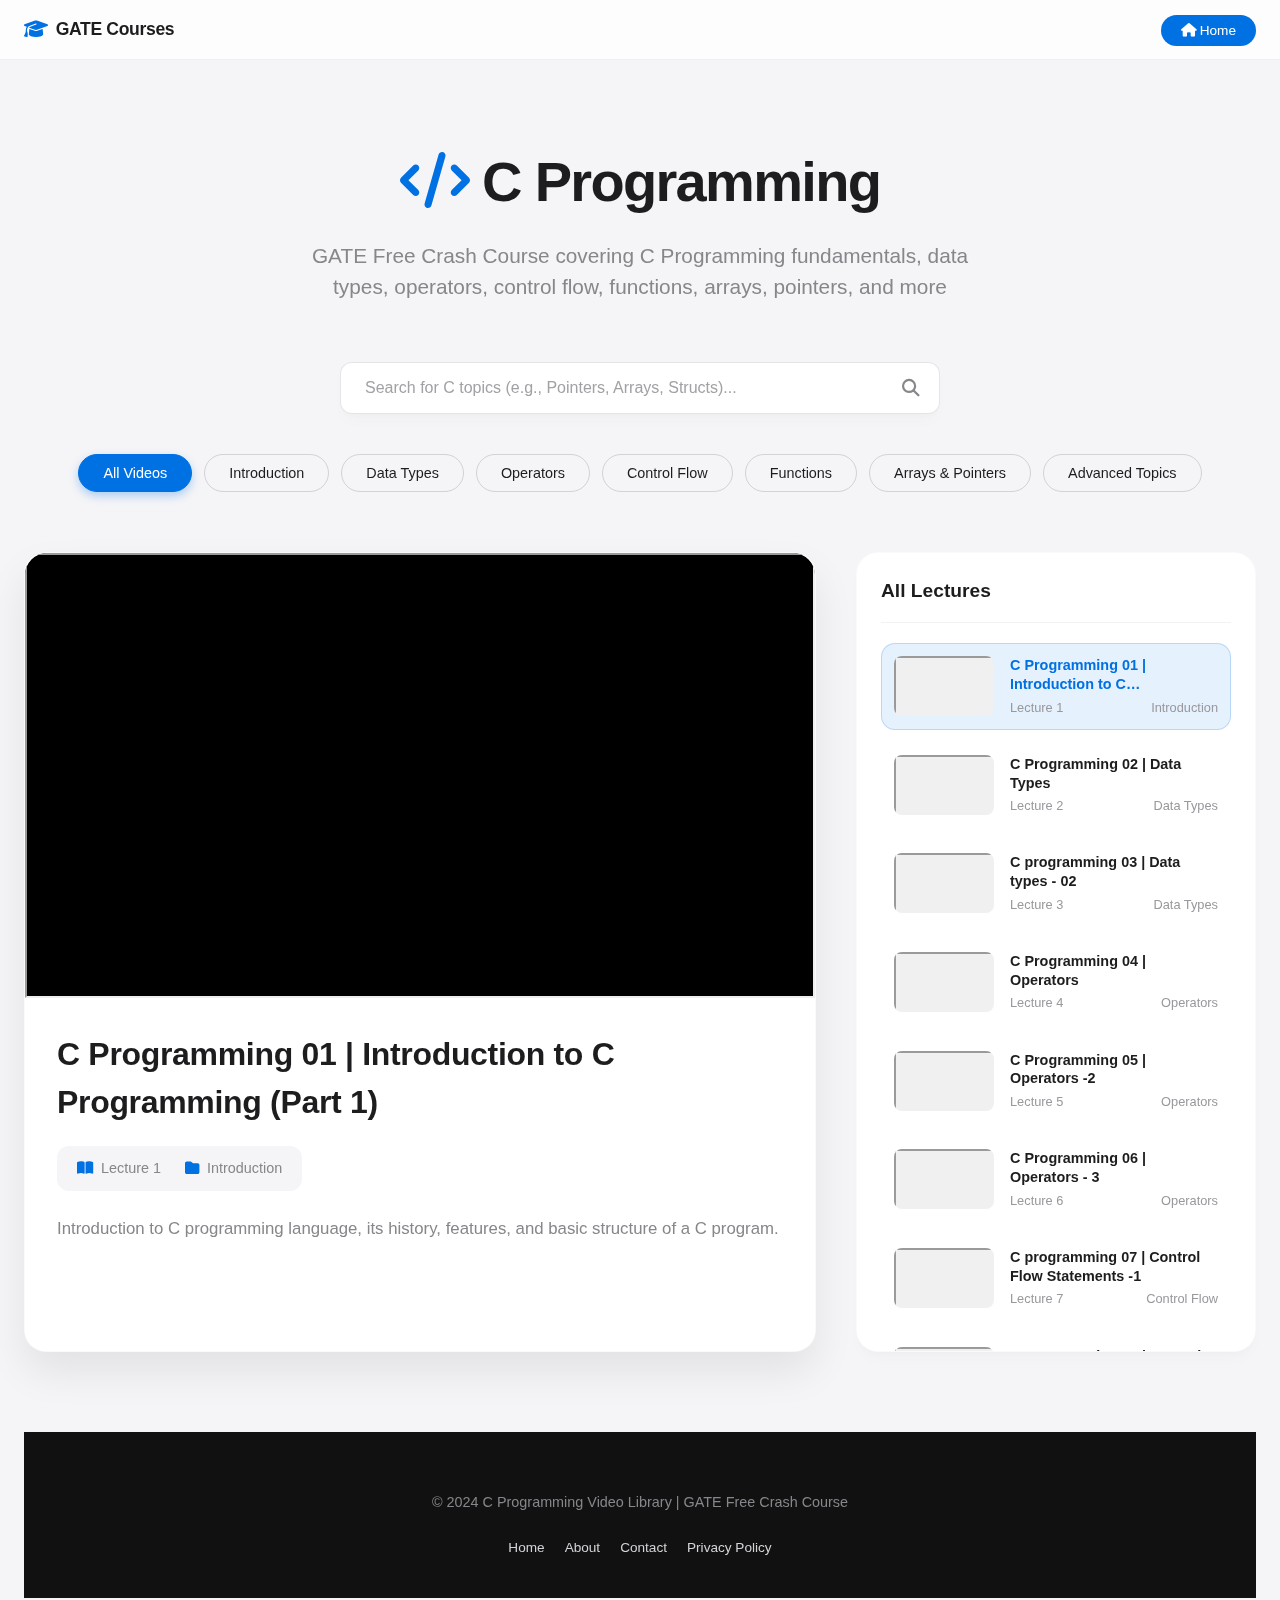
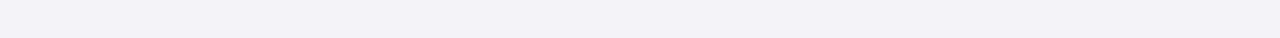
<file: CProgramming.html>
<!DOCTYPE html>
<html lang="en">
<head>
    <meta charset="UTF-8">
    <meta name="viewport" content="width=device-width, initial-scale=1.0">
    <title>C Programming Video Library | GATE Free Crash Course</title>
    <link rel="stylesheet" href="https://cdnjs.cloudflare.com/ajax/libs/font-awesome/6.4.0/css/all.min.css">
    <link rel="stylesheet" href="styles.css">
    <style>
        /* Optional: Specific override for C Programming active state if desired */
        /* .category-btn.active { background-color: var(--accent); } */
    </style>
</head>
<body>

    <nav class="navbar">
        <div class="nav-container">
            <a href="./index.html" class="nav-brand">
                <i class="fas fa-graduation-cap"></i>
                <span>GATE Courses</span>
            </a>
            <ul class="nav-links">
                <li><a href="./index.html" class="home-btn"><i class="fas fa-home"></i> Home</a></li>
            </ul>
        </div>
    </nav>

    <div class="container">
        <header class="fade-up">
            <h1><i class="fas fa-code" style="color: var(--accent);"></i> C Programming</h1>
            <p class="subtitle">GATE Free Crash Course covering C Programming fundamentals, data types, operators, control flow, functions, arrays, pointers, and more</p>
        </header>
        
        <div class="search-container fade-up">
            <input type="text" id="searchInput" placeholder="Search for C topics (e.g., Pointers, Arrays, Structs)...">
            <div class="search-icon">
                <i class="fas fa-search"></i>
            </div>
        </div>
        
        <div class="categories fade-up">
            <button class="category-btn active" data-category="all">All Videos</button>
            <button class="category-btn" data-category="intro">Introduction</button>
            <button class="category-btn" data-category="datatypes">Data Types</button>
            <button class="category-btn" data-category="operators">Operators</button>
            <button class="category-btn" data-category="control">Control Flow</button>
            <button class="category-btn" data-category="functions">Functions</button>
            <button class="category-btn" data-category="arrays">Arrays & Pointers</button>
            <button class="category-btn" data-category="advanced">Advanced Topics</button>
        </div>
        
        <div class="main-content fade-up">
            
            <div class="video-player-container">
                <div class="video-player">
                    <iframe id="mainVideo" src="https://www.youtube.com/embed/hMLKVkJGV5Q" 
                            title="YouTube video player" 
                            allow="accelerometer; autoplay; clipboard-write; encrypted-media; gyroscope; picture-in-picture" 
                            allowfullscreen>
                    </iframe>
                </div>
                <div class="video-info">
                    <h2 class="video-title" id="mainVideoTitle">C Programming 01 | Introduction to C Programming (Part 1)</h2>
                    <div class="video-meta">
                        <span id="mainVideoLecture"><i class="fas fa-book-open"></i> Lecture 1</span>
                        <span id="mainVideoCategory"><i class="fas fa-folder"></i> Introduction</span>
                    </div>
                    <p class="video-desc" id="mainVideoDesc">Introduction to C programming language, its history, features, and basic structure of a C program. </p>
                </div>
            </div>
            
            <div class="video-list-container">
                <h3 class="video-list-title">All Lectures</h3>
                <div class="video-list" id="videoList">
                    </div>
            </div>
        </div>
        
        <footer>
            <div class="footer-content" style="text-align: center;">
                <p>© 2024 C Programming Video Library | GATE Free Crash Course</p>
                <div class="footer-links" style="display: flex; justify-content: center; gap: 20px;">
                    <a href="./index.html">Home</a>
                    <a href="./about.html">About</a>
                    <a href="#contact">Contact</a>
                    <a href="#privacy">Privacy Policy</a>
                </div>
            </div>
        </footer>
    </div>

    <script>
        // Video Data
        const videos = [
            { id: 1, title: "C Programming 01 | Introduction to C Programming (Part 1)", category: "intro", youtubeId: "hMLKVkJGV5Q", description: "Introduction to C programming language, its history, features, and basic structure of a C program. ", watched: false },
            { id: 2, title: "C Programming 02 | Data Types", category: "datatypes", youtubeId: "lqbntQ_svOs", description: "Understanding basic data types in C including integers, floats, characters, and their modifiers. ", watched: false },
            { id: 3, title: "C programming 03 | Data types - 02", category: "datatypes", youtubeId: "IWJECcYHFc8", description: "Advanced data types in C including derived data types, type conversion, and storage classes.", watched: false },
            { id: 4, title: "C Programming 04 | Operators", category: "operators", youtubeId: "czx4neIVRGw", description: "Introduction to operators in C including arithmetic, relational, and logical operators.", watched: false },
            { id: 5, title: "C Programming 05 | Operators -2", category: "operators", youtubeId: "cLyPzUbx3xo", description: "Understanding bitwise operators, assignment operators, and operator precedence in C. ", watched: false },
            { id: 6, title: "C Programming 06 | Operators - 3", category: "operators", youtubeId: "uy75shhPQOA", description: "Advanced operator concepts including conditional operator, comma operator, and sizeof operator.", watched: false },
            { id: 7, title: "C programming 07 | Control Flow Statements -1", category: "control", youtubeId: "L1VWEjdwzto", description: "Understanding control flow statements in C including if, if-else, and nested if statements. ", watched: false },
            { id: 8, title: "C Programming 08 | Control Flow Statements - 2", category: "control", youtubeId: "1eBLfPLcPLo", description: "Exploring switch statements, break, and continue statements for control flow in C.", watched: false },
            { id: 9, title: "C programming 09 | Control Flow Statements -3", category: "control", youtubeId: "2FzNccxPhV0", description: "Understanding loops in C including for, while, and do-while loops with examples. ", watched: false },
            { id: 10, title: "C Programming 10 | Function and Storage Classes", category: "functions", youtubeId: "jtiaEh6tLVI", description: "Introduction to functions in C, function declaration, definition, and storage classes.", watched: false },
            { id: 11, title: "C Programming 11 | Recursion", category: "functions", youtubeId: "d00yBYccOcs", description: "Understanding recursion in C, recursive functions, and solving problems using recursion. ", watched: false },
            { id: 12, title: "C Programming 12 | Arrays and Pointers - 1", category: "arrays", youtubeId: "DXeDnmF0ONE", description: "Introduction to arrays in C, array declaration, initialization, and basic operations. ", watched: false },
            { id: 13, title: "C Programming 13 | Arrays and Pointers -2", category: "arrays", youtubeId: "EnH1q8i5FoI", description: "Understanding pointers in C, pointer arithmetic, and relationship between arrays and pointers. ", watched: false },
            { id: 14, title: "C Programming 14 | Dynamic Memory Allocation", category: "advanced", youtubeId: "eowTsqDql18", description: "Dynamic memory allocation in C using malloc, calloc, realloc, and free functions. ", watched: false },
            { id: 15, title: "C Programming 15 | Strings", category: "advanced", youtubeId: "fkD8vL8c9m4", description: "Working with strings in C, string functions, and character array manipulation.", watched: false },
            { id: 16, title: "C Programming 16 | Structure and Union", category: "advanced", youtubeId: "SqZRBNnQlWA", description: "Understanding structures and unions in C, their declaration, and practical applications. ", watched: false }
        ];

        // DOM Elements
        const mainVideo = document.getElementById('mainVideo');
        const mainVideoTitle = document.getElementById('mainVideoTitle');
        const mainVideoLecture = document.getElementById('mainVideoLecture');
        const mainVideoCategory = document.getElementById('mainVideoCategory');
        const mainVideoDesc = document.getElementById('mainVideoDesc');
        const videoList = document.getElementById('videoList');
        const categoryButtons = document.querySelectorAll('.category-btn');
        const searchInput = document.getElementById('searchInput');

        // Helper: Friendly Category Name
        function getCategoryName(category) {
            const map = {
                'intro': 'Introduction',
                'datatypes': 'Data Types',
                'operators': 'Operators',
                'control': 'Control Flow',
                'functions': 'Functions',
                'arrays': 'Arrays & Pointers',
                'advanced': 'Advanced Topics'
            };
            return map[category] || 'General';
        }

        // Display Video List
        function displayVideoList(videosToDisplay) {
            videoList.innerHTML = '';
            
            videosToDisplay.forEach(video => {
                const videoItem = document.createElement('div');
                videoItem.className = 'video-item';
                videoItem.setAttribute('data-category', video.category);
                videoItem.setAttribute('data-id', video.id);
                
                videoItem.innerHTML = `
                    <div class="video-thumb">
                        <iframe src="https://www.youtube.com/embed/${video.youtubeId}" 
                                title="${video.title}" 
                                allow="accelerometer; autoplay; clipboard-write; encrypted-media; gyroscope; picture-in-picture" 
                                allowfullscreen>
                        </iframe>
                    </div>
                    <div class="video-item-info">
                        <div class="video-item-title">${video.title}</div>
                        <div class="video-item-meta">
                            <span>Lecture ${video.id}</span>
                            <span>${getCategoryName(video.category)}</span>
                        </div>
                    </div>
                `;
                
                // Click Event
                videoItem.addEventListener('click', () => {
                    updateMainPlayer(video);
                });
                
                videoList.appendChild(videoItem);
            });
        }

        // Update Main Player
        function updateMainPlayer(video) {
            // Update Active State
            document.querySelectorAll('.video-item').forEach(item => item.classList.remove('active'));
            const activeItem = document.querySelector(`.video-item[data-id="${video.id}"]`);
            if(activeItem) activeItem.classList.add('active');

            // Update Content
            mainVideo.src = `https://www.youtube.com/embed/${video.youtubeId}`;
            mainVideoTitle.textContent = video.title;
            mainVideoLecture.innerHTML = `<i class="fas fa-book-open"></i> Lecture ${video.id}`;
            mainVideoCategory.innerHTML = `<i class="fas fa-folder"></i> ${getCategoryName(video.category)}`;
            mainVideoDesc.textContent = video.description;

            // Mobile Scroll
            if(window.innerWidth < 1024) {
                mainVideo.scrollIntoView({behavior: "smooth"});
            }
        }

        // Filter Logic
        function filterVideos(category) {
            if (category === 'all') return videos;
            return videos.filter(v => v.category === category);
        }

        // Search Logic
        function searchVideos(query) {
            const lower = query.toLowerCase();
            return videos.filter(v => 
                v.title.toLowerCase().includes(lower) || 
                v.description.toLowerCase().includes(lower)
            );
        }

        // Category Buttons
        categoryButtons.forEach(btn => {
            btn.addEventListener('click', () => {
                categoryButtons.forEach(b => b.classList.remove('active'));
                btn.classList.add('active');
                
                const cat = btn.getAttribute('data-category');
                const filtered = filterVideos(cat);
                displayVideoList(filtered);

                if(filtered.length > 0) updateMainPlayer(filtered[0]);
            });
        });

        // Search Input
        searchInput.addEventListener('input', () => {
            const query = searchInput.value.trim();
            let results;
            
            if(query === '') {
                const activeCat = document.querySelector('.category-btn.active').getAttribute('data-category');
                results = filterVideos(activeCat);
            } else {
                results = searchVideos(query);
            }
            
            displayVideoList(results);
            if(results.length > 0) updateMainPlayer(results[0]);
        });

        // Initialize & Animation
        document.addEventListener('DOMContentLoaded', () => {
            // Animation Observer
            const observer = new IntersectionObserver((entries) => {
                entries.forEach(entry => {
                    if (entry.isIntersecting) {
                        entry.target.style.opacity = 1;
                        entry.target.style.transform = 'translateY(0)';
                        observer.unobserve(entry.target);
                    }
                });
            }, { threshold: 0.1 });

            document.querySelectorAll('.fade-up').forEach(el => {
                el.style.opacity = 0;
                el.style.transform = 'translateY(20px)';
                el.style.transition = 'opacity 0.6s ease, transform 0.6s ease';
                observer.observe(el);
            });

            // Initial Load
            displayVideoList(videos);
            // Highlight first video
            const firstItem = document.querySelector('.video-item');
            if(firstItem) firstItem.classList.add('active');
        });
    </script>
</body>
</html>
</file>
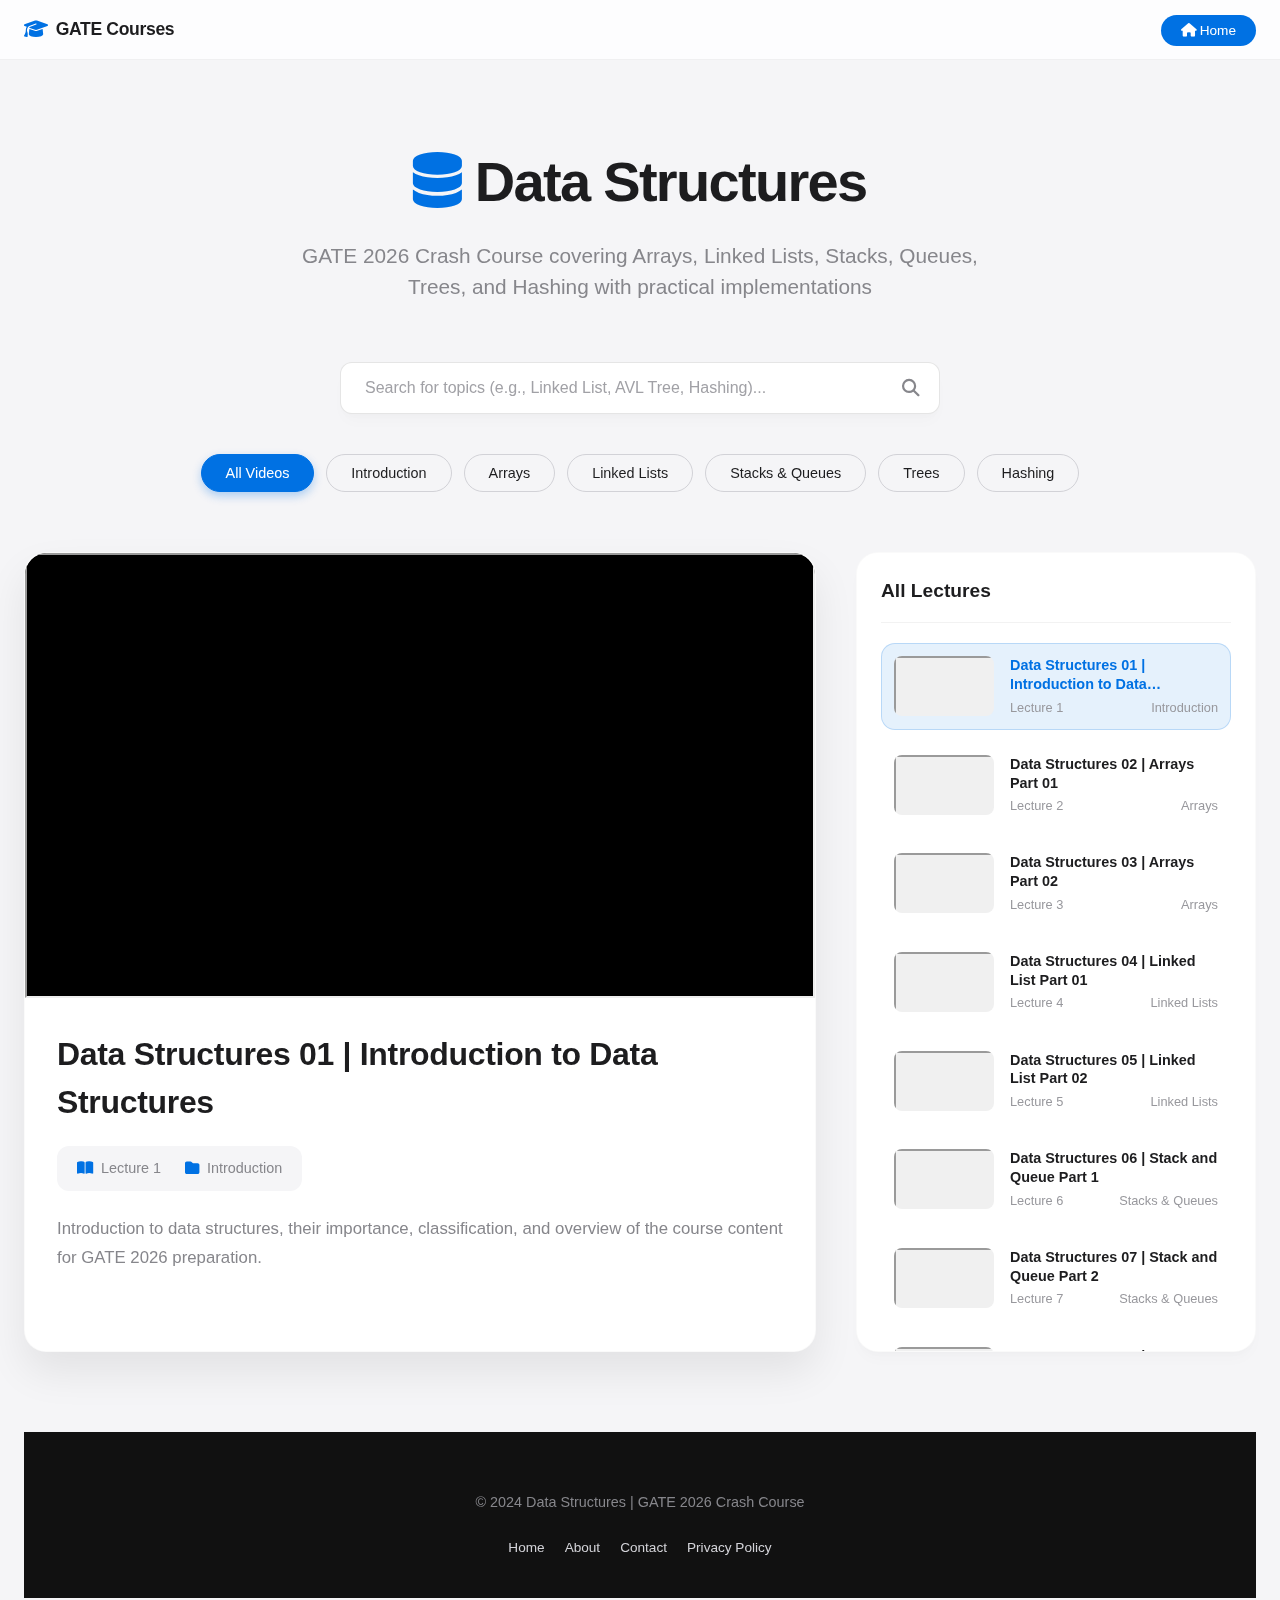
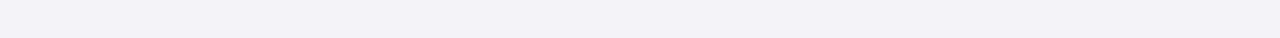
<file: Data Structures.html>
<!DOCTYPE html>
<html lang="en">
<head>
    <meta charset="UTF-8">
    <meta name="viewport" content="width=device-width, initial-scale=1.0">
    <title>Data Structures | GATE 2026 Crash Course</title>
    <link rel="stylesheet" href="https://cdnjs.cloudflare.com/ajax/libs/font-awesome/6.4.0/css/all.min.css">
    <link rel="stylesheet" href="styles.css">
    <style>
        /* Optional: Specific override for Data Structures active state if desired */
        /* .category-btn.active { background-color: var(--accent); } */
    </style>
</head>
<body>

    <nav class="navbar">
        <div class="nav-container">
            <a href="./index.html" class="nav-brand">
                <i class="fas fa-graduation-cap"></i>
                <span>GATE Courses</span>
            </a>
            <ul class="nav-links">
                <li><a href="./index.html" class="home-btn"><i class="fas fa-home"></i> Home</a></li>
            </ul>
        </div>
    </nav>

    <div class="container">
        <header class="fade-up">
            <h1><i class="fas fa-database" style="color: var(--accent);"></i> Data Structures</h1>
            <p class="subtitle">GATE 2026 Crash Course covering Arrays, Linked Lists, Stacks, Queues, Trees, and Hashing with practical implementations</p>
        </header>
        
        <div class="search-container fade-up">
            <input type="text" id="searchInput" placeholder="Search for topics (e.g., Linked List, AVL Tree, Hashing)...">
            <div class="search-icon">
                <i class="fas fa-search"></i>
            </div>
        </div>
        
        <div class="categories fade-up">
            <button class="category-btn active" data-category="all">All Videos</button>
            <button class="category-btn" data-category="intro">Introduction</button>
            <button class="category-btn" data-category="arrays">Arrays</button>
            <button class="category-btn" data-category="linked">Linked Lists</button>
            <button class="category-btn" data-category="stack">Stacks & Queues</button>
            <button class="category-btn" data-category="trees">Trees</button>
            <button class="category-btn" data-category="hashing">Hashing</button>
        </div>
        
        <div class="main-content fade-up">
            
            <div class="video-player-container">
                <div class="video-player">
                    <iframe id="mainVideo" src="https://www.youtube.com/embed/GicSPlosq-I" 
                            title="YouTube video player" 
                            allow="accelerometer; autoplay; clipboard-write; encrypted-media; gyroscope; picture-in-picture" 
                            allowfullscreen>
                    </iframe>
                </div>
                <div class="video-info">
                    <h2 class="video-title" id="mainVideoTitle">Data Structures 01 | Introduction to Data Structures</h2>
                    <div class="video-meta">
                        <span id="mainVideoLecture"><i class="fas fa-book-open"></i> Lecture 1</span>
                        <span id="mainVideoCategory"><i class="fas fa-folder"></i> Introduction</span>
                    </div>
                    <p class="video-desc" id="mainVideoDesc">Introduction to data structures, their importance, classification, and overview of the course content for GATE 2026 preparation. </p>
                </div>
            </div>
            
            <div class="video-list-container">
                <h3 class="video-list-title">All Lectures</h3>
                <div class="video-list" id="videoList">
                    </div>
            </div>
        </div>
        
        <footer>
            <div class="footer-content" style="text-align: center;">
                <p>© 2024 Data Structures | GATE 2026 Crash Course</p>
                <div class="footer-links" style="display: flex; justify-content: center; gap: 20px;">
                    <a href="./index.html">Home</a>
                    <a href="./about.html">About</a>
                    <a href="#contact">Contact</a>
                    <a href="#privacy">Privacy Policy</a>
                </div>
            </div>
        </footer>
    </div>

    <script>
        // Video Data
        const videos = [
            { id: 1, title: "Data Structures 01 | Introduction to Data Structures", category: "intro", youtubeId: "GicSPlosq-I", description: "Introduction to data structures, their importance, classification, and overview of the course content for GATE 2026 preparation. ", watched: false },
            { id: 2, title: "Data Structures 02 | Arrays Part 01", category: "arrays", youtubeId: "55W7AOLL3-U", description: "Fundamentals of arrays, declaration, initialization, basic operations, and time complexity analysis. ", watched: false },
            { id: 3, title: "Data Structures 03 | Arrays Part 02", category: "arrays", youtubeId: "HDolI680pr8", description: "Advanced array operations, multidimensional arrays, dynamic arrays, and memory management concepts.", watched: false },
            { id: 4, title: "Data Structures 04 | Linked List Part 01", category: "linked", youtubeId: "v7emeyxACjE", description: "Introduction to linked lists, singly linked list implementation, traversal, insertion and deletion operations. ", watched: false },
            { id: 5, title: "Data Structures 05 | Linked List Part 02", category: "linked", youtubeId: "iU-WT3DPSf4", description: "Advanced linked list concepts including circular linked lists, doubly linked lists, and complex operations. ", watched: false },
            { id: 6, title: "Data Structures 06 | Stack and Queue Part 1", category: "stack", youtubeId: "VnZPAS0Cfas", description: "Fundamentals of stack and queue data structures, operations, array and linked list implementations. ", watched: false },
            { id: 7, title: "Data Structures 07 | Stack and Queue Part 2", category: "stack", youtubeId: "3STggS0LVTQ", description: "Advanced stack and queue implementations, circular queues, priority queues, and real-world applications.", watched: false },
            { id: 8, title: "Data Structures 08 | Trees Part 01", category: "trees", youtubeId: "jFbpavkuF6A", description: "Introduction to tree data structure, terminology, binary trees, and basic tree operations and properties. ", watched: false },
            { id: 9, title: "Data Structures 09 | Trees Part 02", category: "trees", youtubeId: "bj3Z5SPF70I", description: "Binary search trees, tree traversal algorithms (inorder, preorder, postorder), and tree operations implementation.", watched: false },
            { id: 10, title: "Data Structures 10 | Trees Part 03", category: "trees", youtubeId: "LYek8Rhl-o0", description: "Advanced tree concepts including AVL trees, rotations, and balancing operations for efficient data storage and retrieval. ", watched: false },
            { id: 11, title: "Data Structures 11 | Hashing in Data Structure Explained", category: "hashing", youtubeId: "rn-Yo162kjU", description: "Comprehensive explanation of hashing techniques, hash functions, collision resolution methods, and applications in data structures. ", watched: false }
        ];

        // DOM Elements
        const mainVideo = document.getElementById('mainVideo');
        const mainVideoTitle = document.getElementById('mainVideoTitle');
        const mainVideoLecture = document.getElementById('mainVideoLecture');
        const mainVideoCategory = document.getElementById('mainVideoCategory');
        const mainVideoDesc = document.getElementById('mainVideoDesc');
        const videoList = document.getElementById('videoList');
        const categoryButtons = document.querySelectorAll('.category-btn');
        const searchInput = document.getElementById('searchInput');

        // Helper: Friendly Category Name
        function getCategoryName(category) {
            const map = {
                'intro': 'Introduction',
                'arrays': 'Arrays',
                'linked': 'Linked Lists',
                'stack': 'Stacks & Queues',
                'trees': 'Trees',
                'hashing': 'Hashing'
            };
            return map[category] || 'General';
        }

        // Display Video List
        function displayVideoList(videosToDisplay) {
            videoList.innerHTML = '';
            
            videosToDisplay.forEach(video => {
                const videoItem = document.createElement('div');
                videoItem.className = 'video-item';
                videoItem.setAttribute('data-category', video.category);
                videoItem.setAttribute('data-id', video.id);
                
                videoItem.innerHTML = `
                    <div class="video-thumb">
                        <iframe src="https://www.youtube.com/embed/${video.youtubeId}" 
                                title="${video.title}" 
                                allow="accelerometer; autoplay; clipboard-write; encrypted-media; gyroscope; picture-in-picture" 
                                allowfullscreen>
                        </iframe>
                    </div>
                    <div class="video-item-info">
                        <div class="video-item-title">${video.title}</div>
                        <div class="video-item-meta">
                            <span>Lecture ${video.id}</span>
                            <span>${getCategoryName(video.category)}</span>
                        </div>
                    </div>
                `;
                
                // Click Event
                videoItem.addEventListener('click', () => {
                    updateMainPlayer(video);
                });
                
                videoList.appendChild(videoItem);
            });
        }

        // Update Main Player
        function updateMainPlayer(video) {
            // Update Active State
            document.querySelectorAll('.video-item').forEach(item => item.classList.remove('active'));
            const activeItem = document.querySelector(`.video-item[data-id="${video.id}"]`);
            if(activeItem) activeItem.classList.add('active');

            // Update Content
            mainVideo.src = `https://www.youtube.com/embed/${video.youtubeId}`;
            mainVideoTitle.textContent = video.title;
            mainVideoLecture.innerHTML = `<i class="fas fa-book-open"></i> Lecture ${video.id}`;
            mainVideoCategory.innerHTML = `<i class="fas fa-folder"></i> ${getCategoryName(video.category)}`;
            mainVideoDesc.textContent = video.description;

            // Mobile Scroll
            if(window.innerWidth < 1024) {
                mainVideo.scrollIntoView({behavior: "smooth"});
            }
        }

        // Filter Logic
        function filterVideos(category) {
            if (category === 'all') return videos;
            return videos.filter(v => v.category === category);
        }

        // Search Logic
        function searchVideos(query) {
            const lower = query.toLowerCase();
            return videos.filter(v => 
                v.title.toLowerCase().includes(lower) || 
                v.description.toLowerCase().includes(lower)
            );
        }

        // Category Buttons
        categoryButtons.forEach(btn => {
            btn.addEventListener('click', () => {
                categoryButtons.forEach(b => b.classList.remove('active'));
                btn.classList.add('active');
                
                const cat = btn.getAttribute('data-category');
                const filtered = filterVideos(cat);
                displayVideoList(filtered);

                if(filtered.length > 0) updateMainPlayer(filtered[0]);
            });
        });

        // Search Input
        searchInput.addEventListener('input', () => {
            const query = searchInput.value.trim();
            let results;
            
            if(query === '') {
                const activeCat = document.querySelector('.category-btn.active').getAttribute('data-category');
                results = filterVideos(activeCat);
            } else {
                results = searchVideos(query);
            }
            
            displayVideoList(results);
            if(results.length > 0) updateMainPlayer(results[0]);
        });

        // Initialize & Animation
        document.addEventListener('DOMContentLoaded', () => {
            // Animation Observer
            const observer = new IntersectionObserver((entries) => {
                entries.forEach(entry => {
                    if (entry.isIntersecting) {
                        entry.target.style.opacity = 1;
                        entry.target.style.transform = 'translateY(0)';
                        observer.unobserve(entry.target);
                    }
                });
            }, { threshold: 0.1 });

            document.querySelectorAll('.fade-up').forEach(el => {
                el.style.opacity = 0;
                el.style.transform = 'translateY(20px)';
                el.style.transition = 'opacity 0.6s ease, transform 0.6s ease';
                observer.observe(el);
            });

            // Initial Load
            displayVideoList(videos);
            // Highlight first video
            const firstItem = document.querySelector('.video-item');
            if(firstItem) firstItem.classList.add('active');
        });
    </script>
</body>
</html>
</file>
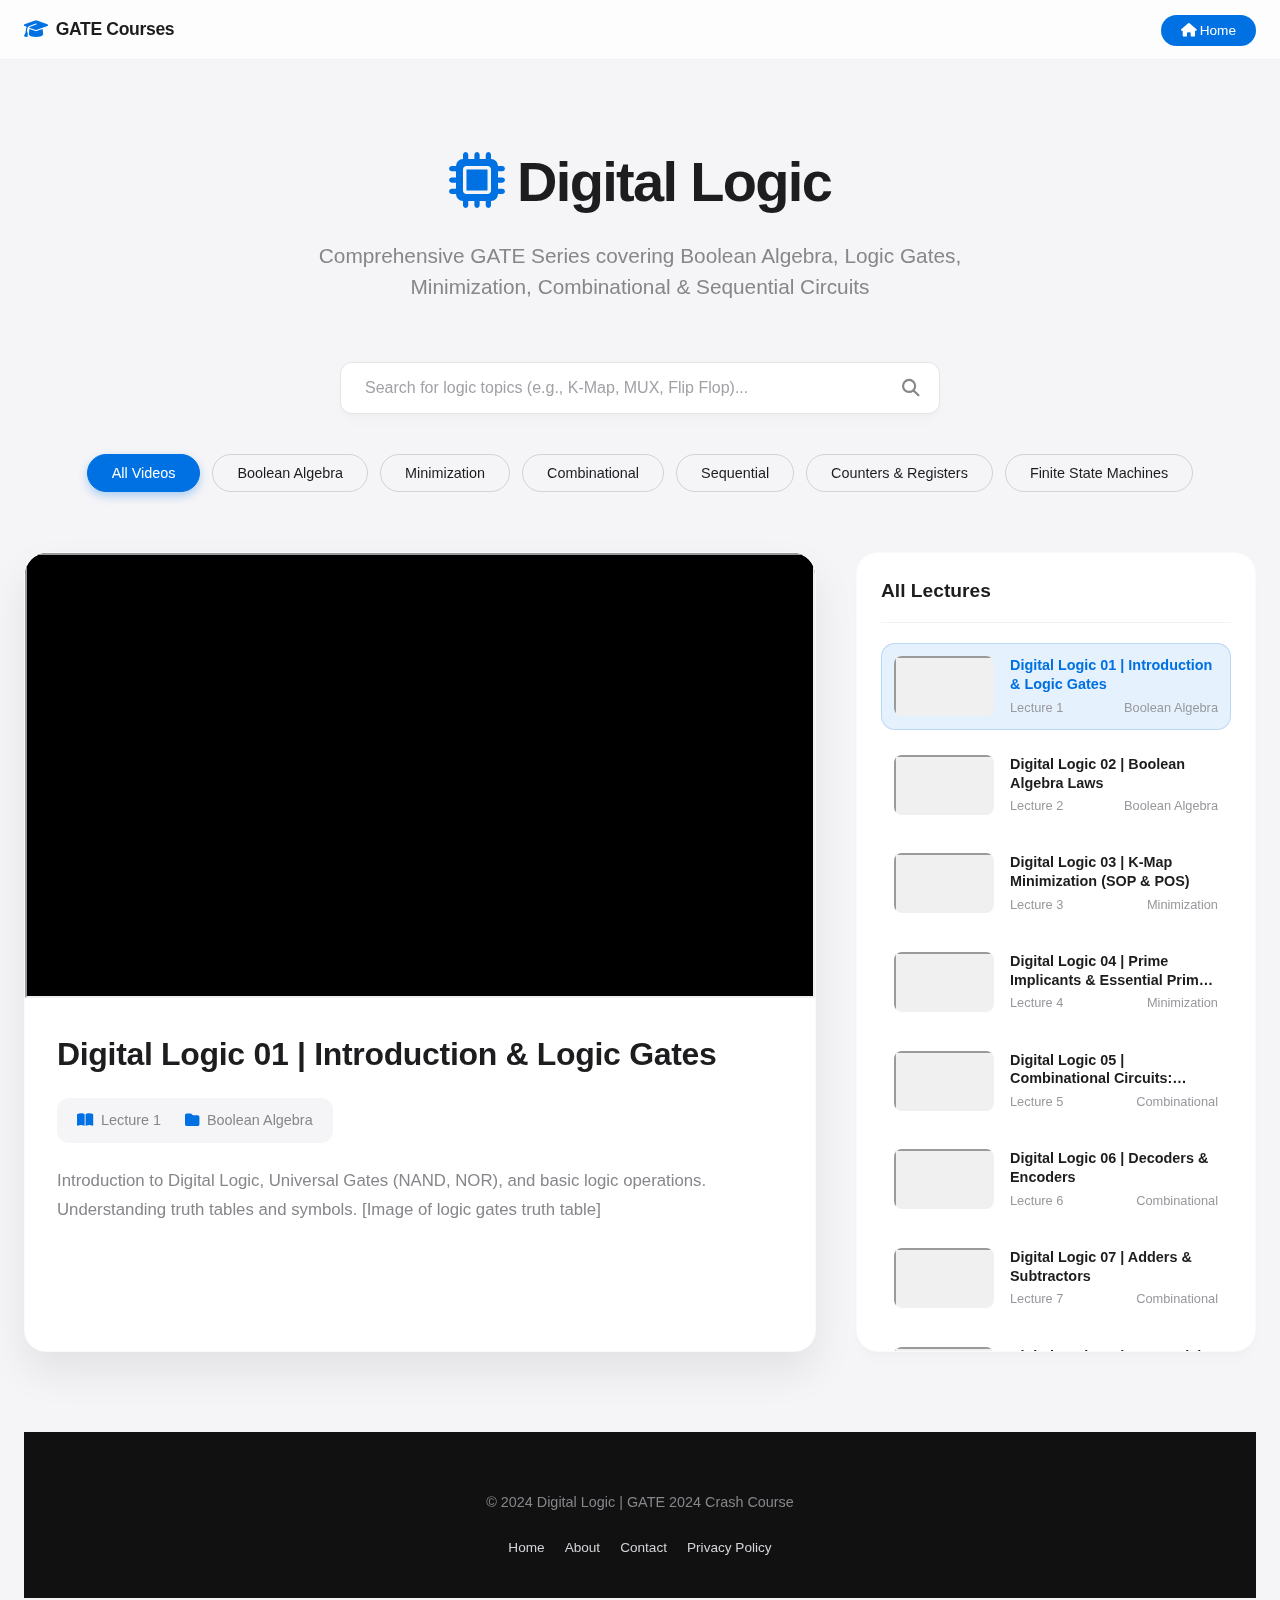
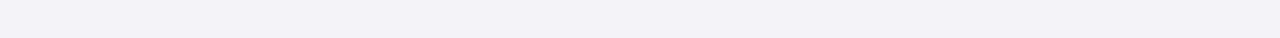
<file: Digital Electronics.html>
<!DOCTYPE html>
<html lang="en">
<head>
    <meta charset="UTF-8">
    <meta name="viewport" content="width=device-width, initial-scale=1.0">
    <title>Digital Logic | GATE 2024 Crash Course</title>
    <link rel="stylesheet" href="https://cdnjs.cloudflare.com/ajax/libs/font-awesome/6.4.0/css/all.min.css">
    <link rel="stylesheet" href="styles.css">
    <style>
        /* Optional: Specific override for Digital Logic active state */
        /* .category-btn.active { background-color: var(--accent); } */
    </style>
</head>
<body>

    <nav class="navbar">
        <div class="nav-container">
            <a href="./index.html" class="nav-brand">
                <i class="fas fa-graduation-cap"></i>
                <span>GATE Courses</span>
            </a>
            <ul class="nav-links">
                <li><a href="./index.html" class="home-btn"><i class="fas fa-home"></i> Home</a></li>
            </ul>
        </div>
    </nav>

    <div class="container">
        <header class="fade-up">
            <h1><i class="fas fa-microchip" style="color: var(--accent);"></i> Digital Logic</h1>
            <p class="subtitle">Comprehensive GATE Series covering Boolean Algebra, Logic Gates, Minimization, Combinational & Sequential Circuits</p>
        </header>
        
        <div class="search-container fade-up">
            <input type="text" id="searchInput" placeholder="Search for logic topics (e.g., K-Map, MUX, Flip Flop)...">
            <div class="search-icon">
                <i class="fas fa-search"></i>
            </div>
        </div>
        
        <div class="categories fade-up">
            <button class="category-btn active" data-category="all">All Videos</button>
            <button class="category-btn" data-category="boolean">Boolean Algebra</button>
            <button class="category-btn" data-category="minimization">Minimization</button>
            <button class="category-btn" data-category="combinational">Combinational</button>
            <button class="category-btn" data-category="sequential">Sequential</button>
            <button class="category-btn" data-category="counters">Counters & Registers</button>
            <button class="category-btn" data-category="fsm">Finite State Machines</button>
        </div>
        
        <div class="main-content fade-up">
            
            <div class="video-player-container">
                <div class="video-player">
                    <iframe id="mainVideo" src="https://www.youtube.com/embed/FgVdnXotCkI" 
                            title="YouTube video player" 
                            allow="accelerometer; autoplay; clipboard-write; encrypted-media; gyroscope; picture-in-picture" 
                            allowfullscreen>
                    </iframe>
                </div>
                <div class="video-info">
                    <h2 class="video-title" id="mainVideoTitle">Digital Logic 01 | Introduction & Logic Gates</h2>
                    <div class="video-meta">
                        <span id="mainVideoLecture"><i class="fas fa-book-open"></i> Lecture 1</span>
                        <span id="mainVideoCategory"><i class="fas fa-folder"></i> Boolean Algebra</span>
                    </div>
                    <p class="video-desc" id="mainVideoDesc">Introduction to Digital Logic, Universal Gates (NAND, NOR), and basic logic operations. Understanding truth tables and symbols. 

[Image of logic gates truth table]
</p>
                </div>
            </div>
            
            <div class="video-list-container">
                <h3 class="video-list-title">All Lectures</h3>
                <div class="video-list" id="videoList">
                    </div>
            </div>
        </div>
        
        <footer>
            <div class="footer-content" style="text-align: center;">
                <p>© 2024 Digital Logic | GATE 2024 Crash Course</p>
                <div class="footer-links" style="display: flex; justify-content: center; gap: 20px;">
                    <a href="./index.html">Home</a>
                    <a href="#about">About</a>
                    <a href="#contact">Contact</a>
                    <a href="#privacy">Privacy Policy</a>
                </div>
            </div>
        </footer>
    </div>

    <script>
        // Video Data
        const videos = [
            { id: 1, title: "Digital Logic 01 | Introduction & Logic Gates", category: "boolean", youtubeId: "FgVdnXotCkI", description: "Introduction to Digital Logic, Universal Gates (NAND, NOR), and basic logic operations. Understanding truth tables and symbols.", watched: false }, 
            { id: 2, title: "Digital Logic 02 | Boolean Algebra Laws", category: "boolean", youtubeId: "m1nJ2yv7h70", description: "Fundamental laws of Boolean Algebra, De Morgan's theorems, and simplification of logic expressions.", watched: false },
            { id: 3, title: "Digital Logic 03 | K-Map Minimization (SOP & POS)", category: "minimization", youtubeId: "8Ze5dmQDi90", description: "Karnaugh Map (K-Map) techniques for 2, 3, and 4 variables. Minimizing Sum of Products (SOP) and Product of Sums (POS). ", watched: false },
            { id: 4, title: "Digital Logic 04 | Prime Implicants & Essential Prime Implicants", category: "minimization", youtubeId: "l1_jL-1_6Z0", description: "Understanding Prime Implicants (PI) and Essential Prime Implicants (EPI) in K-Map minimization.", watched: false },
            { id: 5, title: "Digital Logic 05 | Combinational Circuits: Multiplexer (MUX)", category: "combinational", youtubeId: "sPjkrvAD3W0", description: "Design and application of Multiplexers (MUX). Implementation of logic functions using MUX. ", watched: false },
            { id: 6, title: "Digital Logic 06 | Decoders & Encoders", category: "combinational", youtubeId: "feB7j8q1_Sw", description: "Working principle of Decoders and Encoders, priority encoders, and their applications.", watched: false },
            { id: 7, title: "Digital Logic 07 | Adders & Subtractors", category: "combinational", youtubeId: "VXE7GG8r7h0", description: "Half Adder, Full Adder, Half Subtractor, and Full Subtractor circuits and logic diagrams. ", watched: false },
            { id: 8, title: "Digital Logic 08 | Sequential Circuits: Latches & Flip Flops", category: "sequential", youtubeId: "A-2_HzsPwHA", description: "Difference between Latches and Flip Flops. SR, JK, D, and T Flip Flops explanations. ", watched: false },
            { id: 9, title: "Digital Logic 09 | Flip Flop Conversions", category: "sequential", youtubeId: "teKXGaYCzZM", description: "Steps to convert one type of Flip Flop to another (e.g., SR to JK, JK to D).", watched: false },
            { id: 10, title: "Digital Logic 10 | Asynchronous Counters", category: "counters", youtubeId: "kmBzDukmMcU", description: "Design and analysis of Ripple (Asynchronous) Counters. Understanding propagation delay. ", watched: false },
            { id: 11, title: "Digital Logic 11 | Synchronous Counters", category: "counters", youtubeId: "T5X89yi16YI", description: "Design of Synchronous Counters using Flip Flop excitation tables. Ring and Johnson counters.", watched: false },
            { id: 12, title: "Digital Logic 12 | Finite State Machines (FSM)", category: "fsm", youtubeId: "Y36GH-9LHs0", description: "Mealy and Moore Machines, state diagrams, and state table reduction techniques. ", watched: false },
            { id: 13, title: "Digital Logic 13 | Number Systems & Codes", category: "boolean", youtubeId: "Kx6iC4I9hc4", description: "Binary, Octal, Hexadecimal conversions. Signed number representation (1's and 2's complement).", watched: false },
            { id: 14, title: "Digital Logic 14 | ADC & DAC Converters", category: "combinational", youtubeId: "dJxLxlm_chI", description: "Analog to Digital (ADC) and Digital to Analog (DAC) conversion techniques and resolution.", watched: false }
        ];

        // DOM Elements
        const mainVideo = document.getElementById('mainVideo');
        const mainVideoTitle = document.getElementById('mainVideoTitle');
        const mainVideoLecture = document.getElementById('mainVideoLecture');
        const mainVideoCategory = document.getElementById('mainVideoCategory');
        const mainVideoDesc = document.getElementById('mainVideoDesc');
        const videoList = document.getElementById('videoList');
        const categoryButtons = document.querySelectorAll('.category-btn');
        const searchInput = document.getElementById('searchInput');

        // Helper: Friendly Category Name
        function getCategoryName(category) {
            const map = {
                'boolean': 'Boolean Algebra',
                'minimization': 'Minimization',
                'combinational': 'Combinational',
                'sequential': 'Sequential',
                'counters': 'Counters',
                'fsm': 'Finite State Machines'
            };
            return map[category] || 'General';
        }

        // Display Video List
        function displayVideoList(videosToDisplay) {
            videoList.innerHTML = '';
            
            videosToDisplay.forEach(video => {
                const videoItem = document.createElement('div');
                videoItem.className = 'video-item';
                videoItem.setAttribute('data-category', video.category);
                videoItem.setAttribute('data-id', video.id);
                
                videoItem.innerHTML = `
                    <div class="video-thumb">
                        <iframe src="https://www.youtube.com/embed/${video.youtubeId}" 
                                title="${video.title}" 
                                allow="accelerometer; autoplay; clipboard-write; encrypted-media; gyroscope; picture-in-picture" 
                                allowfullscreen>
                        </iframe>
                    </div>
                    <div class="video-item-info">
                        <div class="video-item-title">${video.title}</div>
                        <div class="video-item-meta">
                            <span>Lecture ${video.id}</span>
                            <span>${getCategoryName(video.category)}</span>
                        </div>
                    </div>
                `;
                
                // Click Event
                videoItem.addEventListener('click', () => {
                    updateMainPlayer(video);
                });
                
                videoList.appendChild(videoItem);
            });
        }

        // Update Main Player
        function updateMainPlayer(video) {
            // Update Active State
            document.querySelectorAll('.video-item').forEach(item => item.classList.remove('active'));
            const activeItem = document.querySelector(`.video-item[data-id="${video.id}"]`);
            if(activeItem) activeItem.classList.add('active');

            // Update Content
            mainVideo.src = `https://www.youtube.com/embed/${video.youtubeId}`;
            mainVideoTitle.textContent = video.title;
            mainVideoLecture.innerHTML = `<i class="fas fa-book-open"></i> Lecture ${video.id}`;
            mainVideoCategory.innerHTML = `<i class="fas fa-folder"></i> ${getCategoryName(video.category)}`;
            mainVideoDesc.textContent = video.description;

            // Mobile Scroll
            if(window.innerWidth < 1024) {
                mainVideo.scrollIntoView({behavior: "smooth"});
            }
        }

        // Filter Logic
        function filterVideos(category) {
            if (category === 'all') return videos;
            return videos.filter(v => v.category === category);
        }

        // Search Logic
        function searchVideos(query) {
            const lower = query.toLowerCase();
            return videos.filter(v => 
                v.title.toLowerCase().includes(lower) || 
                v.description.toLowerCase().includes(lower)
            );
        }

        // Category Buttons
        categoryButtons.forEach(btn => {
            btn.addEventListener('click', () => {
                categoryButtons.forEach(b => b.classList.remove('active'));
                btn.classList.add('active');
                
                const cat = btn.getAttribute('data-category');
                const filtered = filterVideos(cat);
                displayVideoList(filtered);

                if(filtered.length > 0) updateMainPlayer(filtered[0]);
            });
        });

        // Search Input
        searchInput.addEventListener('input', () => {
            const query = searchInput.value.trim();
            let results;
            
            if(query === '') {
                const activeCat = document.querySelector('.category-btn.active').getAttribute('data-category');
                results = filterVideos(activeCat);
            } else {
                results = searchVideos(query);
            }
            
            displayVideoList(results);
            if(results.length > 0) updateMainPlayer(results[0]);
        });

        // Initialize & Animation
        document.addEventListener('DOMContentLoaded', () => {
            // Animation Observer
            const observer = new IntersectionObserver((entries) => {
                entries.forEach(entry => {
                    if (entry.isIntersecting) {
                        entry.target.style.opacity = 1;
                        entry.target.style.transform = 'translateY(0)';
                        observer.unobserve(entry.target);
                    }
                });
            }, { threshold: 0.1 });

            document.querySelectorAll('.fade-up').forEach(el => {
                el.style.opacity = 0;
                el.style.transform = 'translateY(20px)';
                el.style.transition = 'opacity 0.6s ease, transform 0.6s ease';
                observer.observe(el);
            });

            // Initial Load
            displayVideoList(videos);
            // Highlight first video
            const firstItem = document.querySelector('.video-item');
            if(firstItem) firstItem.classList.add('active');
        });
    </script>
</body>
</html>
</file>
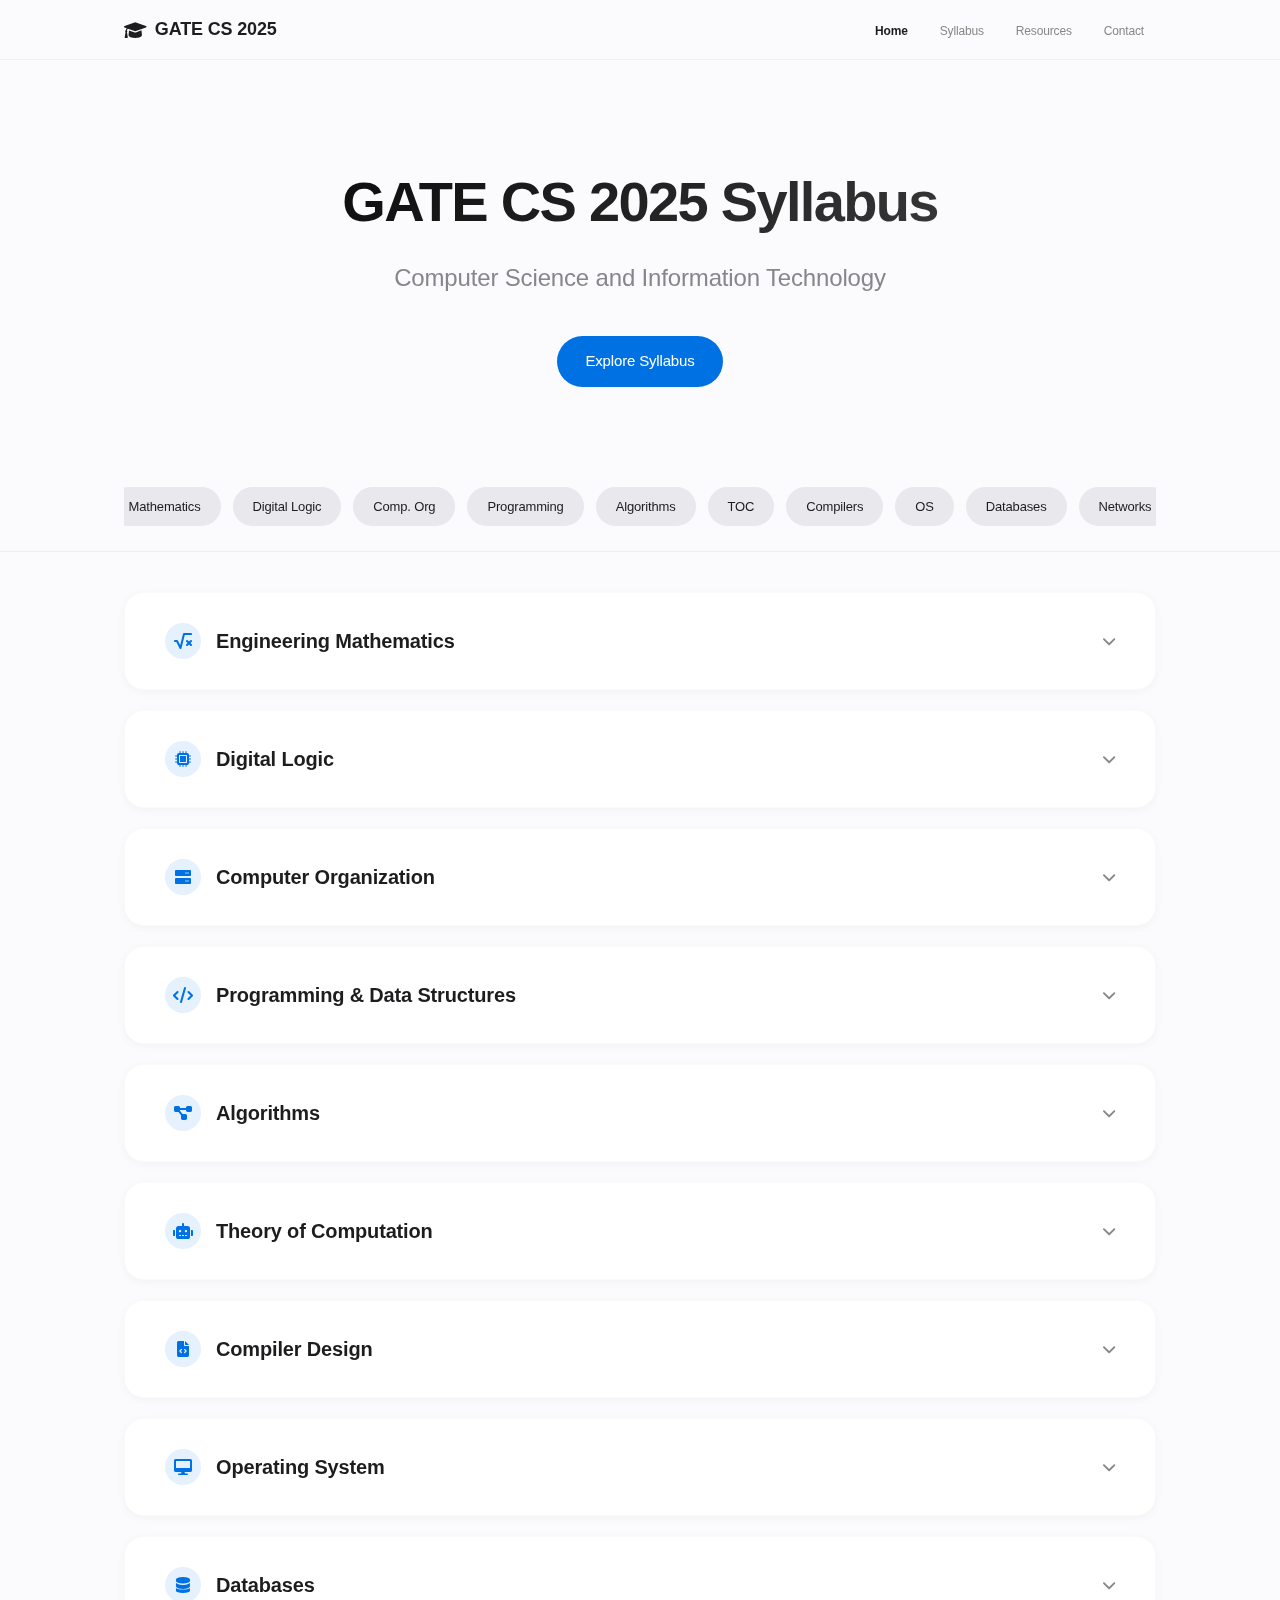
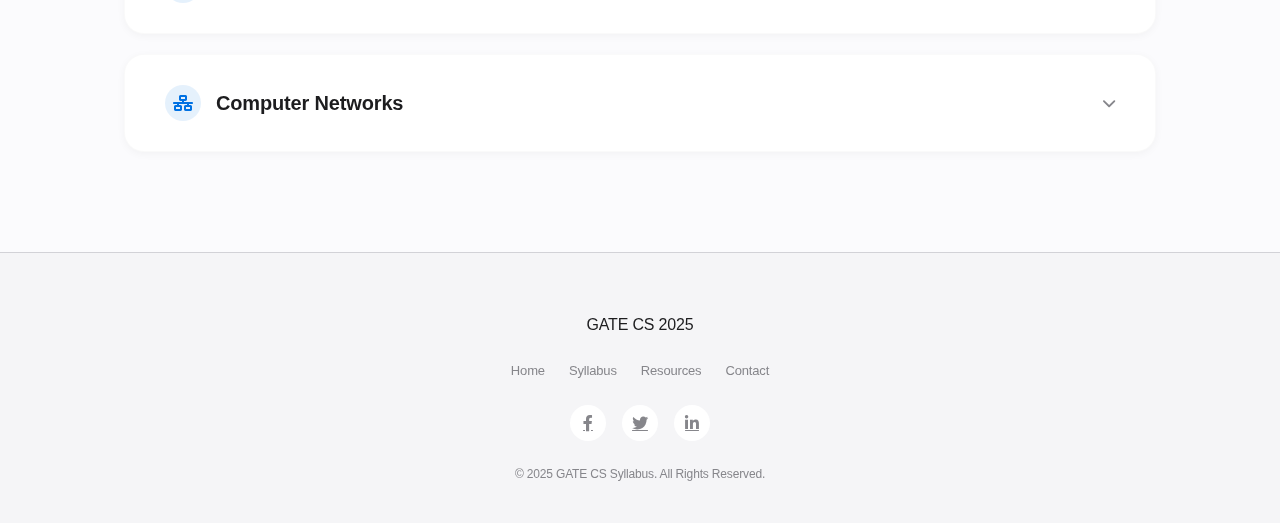
<file: GATE.html>
<!DOCTYPE html>
<html lang="en">
<head>
    <meta charset="UTF-8">
    <meta name="viewport" content="width=device-width, initial-scale=1.0">
    <title>GATE CS 2025 Syllabus</title>
    <link rel="stylesheet" href="https://cdnjs.cloudflare.com/ajax/libs/font-awesome/6.0.0-beta3/css/all.min.css">
    <style>
        :root {
            --bg-body: #fbfbfd;
            --bg-card: #ffffff;
            --text-primary: #1d1d1f;
            --text-secondary: #86868b;
            --accent-color: #0071e3;
            --accent-hover: #0077ed;
            --border-color: #d2d2d7;
            --header-bg: rgba(251, 251, 253, 0.8);
            --shadow-sm: 0 2px 8px rgba(0, 0, 0, 0.04);
            --shadow-md: 0 8px 30px rgba(0, 0, 0, 0.06);
            --radius-lg: 20px;
            --radius-pill: 999px;
            --container-width: 1080px;
        }
        
        * {
            margin: 0;
            padding: 0;
            box-sizing: border-box;
            font-family: -apple-system, BlinkMacSystemFont, "Segoe UI", Roboto, Helvetica, Arial, sans-serif;
            -webkit-font-smoothing: antialiased;
        }
        
        body {
            background-color: var(--bg-body);
            color: var(--text-primary);
            line-height: 1.5;
            letter-spacing: -0.01em;
        }
        
        .container {
            width: 100%;
            max-width: var(--container-width);
            margin: 0 auto;
            padding: 0 24px;
        }
        
        /* Header */
        header {
            background-color: var(--header-bg);
            backdrop-filter: saturate(180%) blur(20px);
            -webkit-backdrop-filter: saturate(180%) blur(20px);
            border-bottom: 1px solid rgba(0,0,0,0.05);
            position: fixed;
            width: 100%;
            height: 60px;
            z-index: 1000;
        }
        
        .header-content {
            display: flex;
            justify-content: space-between;
            align-items: center;
            height: 100%;
        }
        
        .logo { font-size: 18px; font-weight: 600; display: flex; align-items: center; color: var(--text-primary); }
        .logo i { margin-right: 8px; }
        
        nav ul { display: flex; list-style: none; gap: 8px; }
        nav ul li a {
            color: var(--text-secondary); text-decoration: none; font-size: 12px; font-weight: 500;
            padding: 8px 12px; border-radius: var(--radius-pill); transition: all 0.2s ease;
        }
        nav ul li a:hover { color: var(--accent-color); background-color: rgba(0, 113, 227, 0.05); }
        nav ul li a.active { color: var(--text-primary); font-weight: 600; }
        .hamburger { display: none; cursor: pointer; font-size: 20px; color: var(--text-primary); }
        
        /* Hero */
        .hero {
            padding: 160px 0 80px;
            background: var(--bg-body);
            color: var(--text-primary);
            text-align: center;
        }
        
        .hero h1 {
            font-size: 56px; font-weight: 700; margin-bottom: 16px; letter-spacing: -0.03em;
            background: linear-gradient(135deg, #000 0%, #444 100%);
            -webkit-background-clip: text; -webkit-text-fill-color: transparent;
        }
        
        .hero p { font-size: 24px; color: var(--text-secondary); max-width: 600px; margin: 0 auto 40px; }
        .btn {
            display: inline-block; background-color: var(--accent-color); color: white;
            padding: 14px 28px; border-radius: var(--radius-pill); text-decoration: none;
            font-size: 15px; font-weight: 500; transition: transform 0.2s;
        }
        .btn:hover { background-color: var(--accent-hover); transform: scale(1.02); }
        
        /* Section Nav */
        .section-nav {
            position: sticky; top: 60px; z-index: 900;
            background: rgba(251, 251, 253, 0.9); backdrop-filter: blur(10px);
            padding: 20px 0; border-bottom: 1px solid rgba(0,0,0,0.05);
        }
        .section-list {
            display: flex; overflow-x: auto; gap: 12px; padding-bottom: 5px;
            justify-content: center; scrollbar-width: none;
        }
        .section-list::-webkit-scrollbar { display: none; }
        .section-list a {
            background-color: #e8e8ed; color: var(--text-primary);
            padding: 10px 20px; border-radius: var(--radius-pill);
            text-decoration: none; font-size: 13px; font-weight: 500;
            white-space: nowrap; transition: 0.2s ease;
        }
        .section-list a:hover { background-color: var(--text-primary); color: white; }
        
        .main-content { padding: 40px 0 80px; }
        
        /* --- ACCORDION CARD STYLES --- */
        .section {
            background-color: var(--bg-card);
            border-radius: var(--radius-lg);
            box-shadow: var(--shadow-sm);
            margin-bottom: 20px;
            border: 1px solid rgba(0,0,0,0.02);
            overflow: hidden; /* Important for clean animation */
            transition: box-shadow 0.3s ease;
        }
        
        .section:hover { box-shadow: var(--shadow-md); }
        
        /* The Clickable Header */
        .section-header {
            padding: 30px 40px;
            cursor: pointer;
            display: flex;
            justify-content: space-between;
            align-items: center;
            background: transparent;
            transition: background-color 0.2s;
        }

        .section-header:hover {
            background-color: rgba(0,0,0,0.01);
        }

        .section-title {
            display: flex;
            align-items: center;
            font-size: 20px;
            font-weight: 600;
            color: var(--text-primary);
        }
        
        .section-title i {
            margin-right: 15px;
            color: var(--accent-color);
            background: rgba(0, 113, 227, 0.1);
            width: 36px; height: 36px;
            display: flex; align-items: center; justify-content: center;
            border-radius: 50%;
            font-size: 16px;
        }
        
        /* The chevron arrow */
        .chevron {
            color: var(--text-secondary);
            transition: transform 0.3s cubic-bezier(0.25, 0.1, 0.25, 1);
            font-size: 14px;
        }
        
        /* Rotate chevron when active */
        .section.active .chevron {
            transform: rotate(180deg);
            color: var(--accent-color);
        }

        /* The Content Wrapper - Hidden by default */
        .section-content-wrapper {
            height: 0;
            overflow: hidden;
            transition: height 0.4s cubic-bezier(0.165, 0.84, 0.44, 1);
        }
        
        .section-content {
            padding: 0 40px 40px 90px; /* Indented to align with title text */
            line-height: 1.7;
            color: var(--text-secondary);
            font-size: 16px;
        }
        
        /* Mobile adjustment for padding */
        @media screen and (max-width: 768px) {
            .section-header { padding: 24px; }
            .section-content { padding: 0 24px 24px 24px; }
            .section-title { font-size: 18px; }
            .section-title i { width: 32px; height: 32px; font-size: 14px; margin-right: 12px; }
        }

        /* Footer & Back to top (Same as before) */
        footer { background-color: #f5f5f7; padding: 60px 0 40px; text-align: center; border-top: 1px solid var(--border-color); }
        .footer-content { display: flex; flex-direction: column; align-items: center; }
        .footer-links { display: flex; flex-wrap: wrap; justify-content: center; gap: 24px; margin: 24px 0; }
        .footer-links a { color: var(--text-secondary); text-decoration: none; font-size: 13px; }
        .social-links { display: flex; gap: 16px; margin-bottom: 24px; }
        .social-links a { width: 36px; height: 36px; border-radius: 50%; background: white; display: flex; align-items: center; justify-content: center; color: var(--text-secondary); transition: 0.3s; }
        .copyright { font-size: 12px; color: var(--text-secondary); }
        .back-to-top { position: fixed; bottom: 30px; right: 30px; background: rgba(29, 29, 31, 0.8); backdrop-filter: blur(10px); color: white; width: 44px; height: 44px; border-radius: 50%; display: flex; justify-content: center; align-items: center; opacity: 0; visibility: hidden; transition: 0.3s; }
        .back-to-top.show { opacity: 1; visibility: visible; }
    </style>
</head>
<body>
    <header>
        <div class="container header-content">
            <div class="logo">
                <i class="fas fa-graduation-cap"></i> <span>GATE CS 2025</span>
            </div>
            <div class="hamburger"><i class="fas fa-bars"></i></div>
            <nav>
                <ul>
                    <li><a href="#" class="active">Home</a></li>
                    <li><a href="#syllabus">Syllabus</a></li>
                    <li><a href="#resources">Resources</a></li>
                    <li><a href="#contact">Contact</a></li>
                </ul>
            </nav>
        </div>
    </header>

    <section class="hero">
        <div class="container">
            <h1>GATE CS 2025 Syllabus</h1>
            <p>Computer Science and Information Technology</p>
            <a href="#syllabus" class="btn">Explore Syllabus</a>
        </div>
    </section>

    <section class="section-nav" id="syllabus">
        <div class="container">
            <div class="section-list">
                <a href="#section1">Mathematics</a>
                <a href="#section2">Digital Logic</a>
                <a href="#section3">Comp. Org</a>
                <a href="#section4">Programming</a>
                <a href="#section5">Algorithms</a>
                <a href="#section6">TOC</a>
                <a href="#section7">Compilers</a>
                <a href="#section8">OS</a>
                <a href="#section9">Databases</a>
                <a href="#section10">Networks</a>
            </div>
        </div>
    </section>

    <div class="main-content">
        <div class="container">
            
            <div class="section" id="section1">
                <div class="section-header" onclick="toggleAccordion(this)">
                    <div class="section-title">
                        <i class="fas fa-square-root-alt"></i> Engineering Mathematics
                    </div>
                    <i class="fas fa-chevron-down chevron"></i>
                </div>
                <div class="section-content-wrapper">
                    <div class="section-content">
                        <p><strong>Discrete Mathematics:</strong> Propositional and first order logic. Sets, relations, functions, partial orders and lattices. Monoids, Groups. Graphs: connectivity, matching, colouring. Combinatorics: counting, recurrence relations, generating functions.</p>
                        <p><strong>Linear Algebra:</strong> Matrices, determinants, system of linear equations, eigenvalues and eigenvectors, LU decomposition.</p>
                        <p><strong>Calculus:</strong> Limits, continuity and differentiability, Maxima and minima, Mean value theorem, Integration.</p>
                        <p><strong>Probability and Statistics:</strong> Random variables, Uniform, normal, exponential, Poisson and binomial distributions. Mean, median, mode and standard deviation. Conditional probability and Bayes theorem.</p>
                    </div>
                </div>
            </div>

            <div class="section" id="section2">
                <div class="section-header" onclick="toggleAccordion(this)">
                    <div class="section-title">
                        <i class="fas fa-microchip"></i> Digital Logic
                    </div>
                    <i class="fas fa-chevron-down chevron"></i>
                </div>
                <div class="section-content-wrapper">
                    <div class="section-content">
                        <p>Boolean algebra. Combinational and sequential circuits. Minimization. Number representations and computer arithmetic (fixed and floating point).</p>
                    </div>
                </div>
            </div>

            <div class="section" id="section3">
                <div class="section-header" onclick="toggleAccordion(this)">
                    <div class="section-title">
                        <i class="fas fa-server"></i> Computer Organization
                    </div>
                    <i class="fas fa-chevron-down chevron"></i>
                </div>
                <div class="section-content-wrapper">
                    <div class="section-content">
                        <p>Machine instructions and addressing modes. ALU, data‐path and control unit. Instruction pipelining, pipeline hazards. Memory hierarchy: cache, main memory and secondary storage; I/O interface (interrupt and DMA mode).</p>
                    </div>
                </div>
            </div>

            <div class="section" id="section4">
                <div class="section-header" onclick="toggleAccordion(this)">
                    <div class="section-title">
                        <i class="fas fa-code"></i> Programming & Data Structures
                    </div>
                    <i class="fas fa-chevron-down chevron"></i>
                </div>
                <div class="section-content-wrapper">
                    <div class="section-content">
                        <p>Programming in C. Recursion. Arrays, stacks, queues, linked lists, trees, binary search trees, binary heaps, graphs.</p>
                    </div>
                </div>
            </div>

            <div class="section" id="section5">
                <div class="section-header" onclick="toggleAccordion(this)">
                    <div class="section-title">
                        <i class="fas fa-project-diagram"></i> Algorithms
                    </div>
                    <i class="fas fa-chevron-down chevron"></i>
                </div>
                <div class="section-content-wrapper">
                    <div class="section-content">
                        <p>Searching, sorting, hashing. Asymptotic worst case time and space complexity. Algorithm design techniques: greedy, dynamic programming and divide‐and‐conquer. Graph traversals, minimum spanning trees, shortest paths.</p>
                    </div>
                </div>
            </div>

            <div class="section" id="section6">
                <div class="section-header" onclick="toggleAccordion(this)">
                    <div class="section-title">
                        <i class="fas fa-robot"></i> Theory of Computation
                    </div>
                    <i class="fas fa-chevron-down chevron"></i>
                </div>
                <div class="section-content-wrapper">
                    <div class="section-content">
                        <p>Regular expressions and finite automata. Context-free grammars and push-down automata. Regular and context-free languages, pumping lemma. Turing machines and undecidability.</p>
                    </div>
                </div>
            </div>

            <div class="section" id="section7">
                <div class="section-header" onclick="toggleAccordion(this)">
                    <div class="section-title">
                        <i class="fas fa-file-code"></i> Compiler Design
                    </div>
                    <i class="fas fa-chevron-down chevron"></i>
                </div>
                <div class="section-content-wrapper">
                    <div class="section-content">
                        <p>Lexical analysis, parsing, syntax-directed translation. Runtime environments. Intermediate code generation. Local optimisation, Data flow analyses: constant propagation, liveness analysis, common sub expression elimination.</p>
                    </div>
                </div>
            </div>

            <div class="section" id="section8">
                <div class="section-header" onclick="toggleAccordion(this)">
                    <div class="section-title">
                        <i class="fas fa-desktop"></i> Operating System
                    </div>
                    <i class="fas fa-chevron-down chevron"></i>
                </div>
                <div class="section-content-wrapper">
                    <div class="section-content">
                        <p>System calls, processes, threads, inter‐process communication, concurrency and synchronization. Deadlock. CPU and I/O scheduling. Memory management and virtual memory. File systems.</p>
                    </div>
                </div>
            </div>

            <div class="section" id="section9">
                <div class="section-header" onclick="toggleAccordion(this)">
                    <div class="section-title">
                        <i class="fas fa-database"></i> Databases
                    </div>
                    <i class="fas fa-chevron-down chevron"></i>
                </div>
                <div class="section-content-wrapper">
                    <div class="section-content">
                        <p>ER‐model. Relational model: relational algebra, tuple calculus, SQL. Integrity constraints, normal forms. File organization, indexing (e.g., B and B+ trees). Transactions and concurrency control.</p>
                    </div>
                </div>
            </div>

            <div class="section" id="section10">
                <div class="section-header" onclick="toggleAccordion(this)">
                    <div class="section-title">
                        <i class="fas fa-network-wired"></i> Computer Networks
                    </div>
                    <i class="fas fa-chevron-down chevron"></i>
                </div>
                <div class="section-content-wrapper">
                    <div class="section-content">
                        <p>Concept of layering: OSI and TCP/IP Protocol Stacks; Basics of packet, circuit and virtual circuit-switching; Data link layer: framing, error detection, Medium Access Control, Ethernet bridging; Routing protocols: shortest path, flooding, distance vector and link state routing; Fragmentation and IP addressing, IPv4, CIDR notation, Basics of IP support protocols (ARP, DHCP, ICMP), Network Address Translation (NAT); Transport layer: flow control and congestion control, UDP, TCP, sockets; Application layer protocols: DNS, SMTP, HTTP, FTP, Email.</p>
                    </div>
                </div>
            </div>

        </div>
    </div>

    <footer id="contact">
        <div class="container footer-content">
            <div class="footer-logo">GATE CS 2025</div>
            <div class="footer-links">
                <a href="#">Home</a>
                <a href="#syllabus">Syllabus</a>
                <a href="#resources">Resources</a>
                <a href="#contact">Contact</a>
            </div>
            <div class="social-links">
                <a href="#"><i class="fab fa-facebook-f"></i></a>
                <a href="#"><i class="fab fa-twitter"></i></a>
                <a href="#"><i class="fab fa-linkedin-in"></i></a>
            </div>
            <div class="copyright">&copy; 2025 GATE CS Syllabus. All Rights Reserved.</div>
        </div>
    </footer>

    <a href="#" class="back-to-top" id="backToTop"><i class="fas fa-arrow-up"></i></a>

    <script>
        // --- ACCORDION LOGIC ---
        function toggleAccordion(header) {
            // The section container is the parent
            const section = header.parentElement;
            
            // The content wrapper is the next sibling of the header
            const wrapper = header.nextElementSibling;
            
            // Check if it is currently active
            const isActive = section.classList.contains('active');
            
            // Close all other accordions (Optional - remove this block if you want multiple open at once)
            // document.querySelectorAll('.section').forEach(s => {
            //    s.classList.remove('active');
            //    s.querySelector('.section-content-wrapper').style.height = 0;
            // });

            if (isActive) {
                // Collapse
                section.classList.remove('active');
                wrapper.style.height = 0;
            } else {
                // Expand
                section.classList.add('active');
                // Set height to the actual height of the inner content
                wrapper.style.height = wrapper.scrollHeight + "px";
            }
        }

        // Mobile menu
        const hamburger = document.querySelector('.hamburger');
        const nav = document.querySelector('nav');
        hamburger.addEventListener('click', () => { nav.classList.toggle('active'); });

        // Back to top
        const backToTop = document.getElementById('backToTop');
        window.addEventListener('scroll', () => {
            if (window.scrollY > 300) backToTop.classList.add('show');
            else backToTop.classList.remove('show');
        });
        backToTop.addEventListener('click', (e) => {
            e.preventDefault();
            window.scrollTo({ top: 0, behavior: 'smooth' });
        });

        // Smooth Scroll
        document.querySelectorAll('a[href^="#"]').forEach(anchor => {
            anchor.addEventListener('click', function(e) {
                e.preventDefault();
                const target = document.querySelector(this.getAttribute('href'));
                if (target) {
                    const offset = 130;
                    const pos = target.getBoundingClientRect().top + window.pageYOffset - offset;
                    window.scrollTo({ top: pos, behavior: 'smooth' });
                    nav.classList.remove('active');
                    
                    // Optional: Automatically open the section scrolled to
                    const section = target.closest('.section');
                    if(section && !section.classList.contains('active')) {
                       // Find the header inside this section to trigger the click
                       const header = section.querySelector('.section-header');
                       toggleAccordion(header);
                    }
                }
            });
        });
    </script>
</body>
</html>
</file>
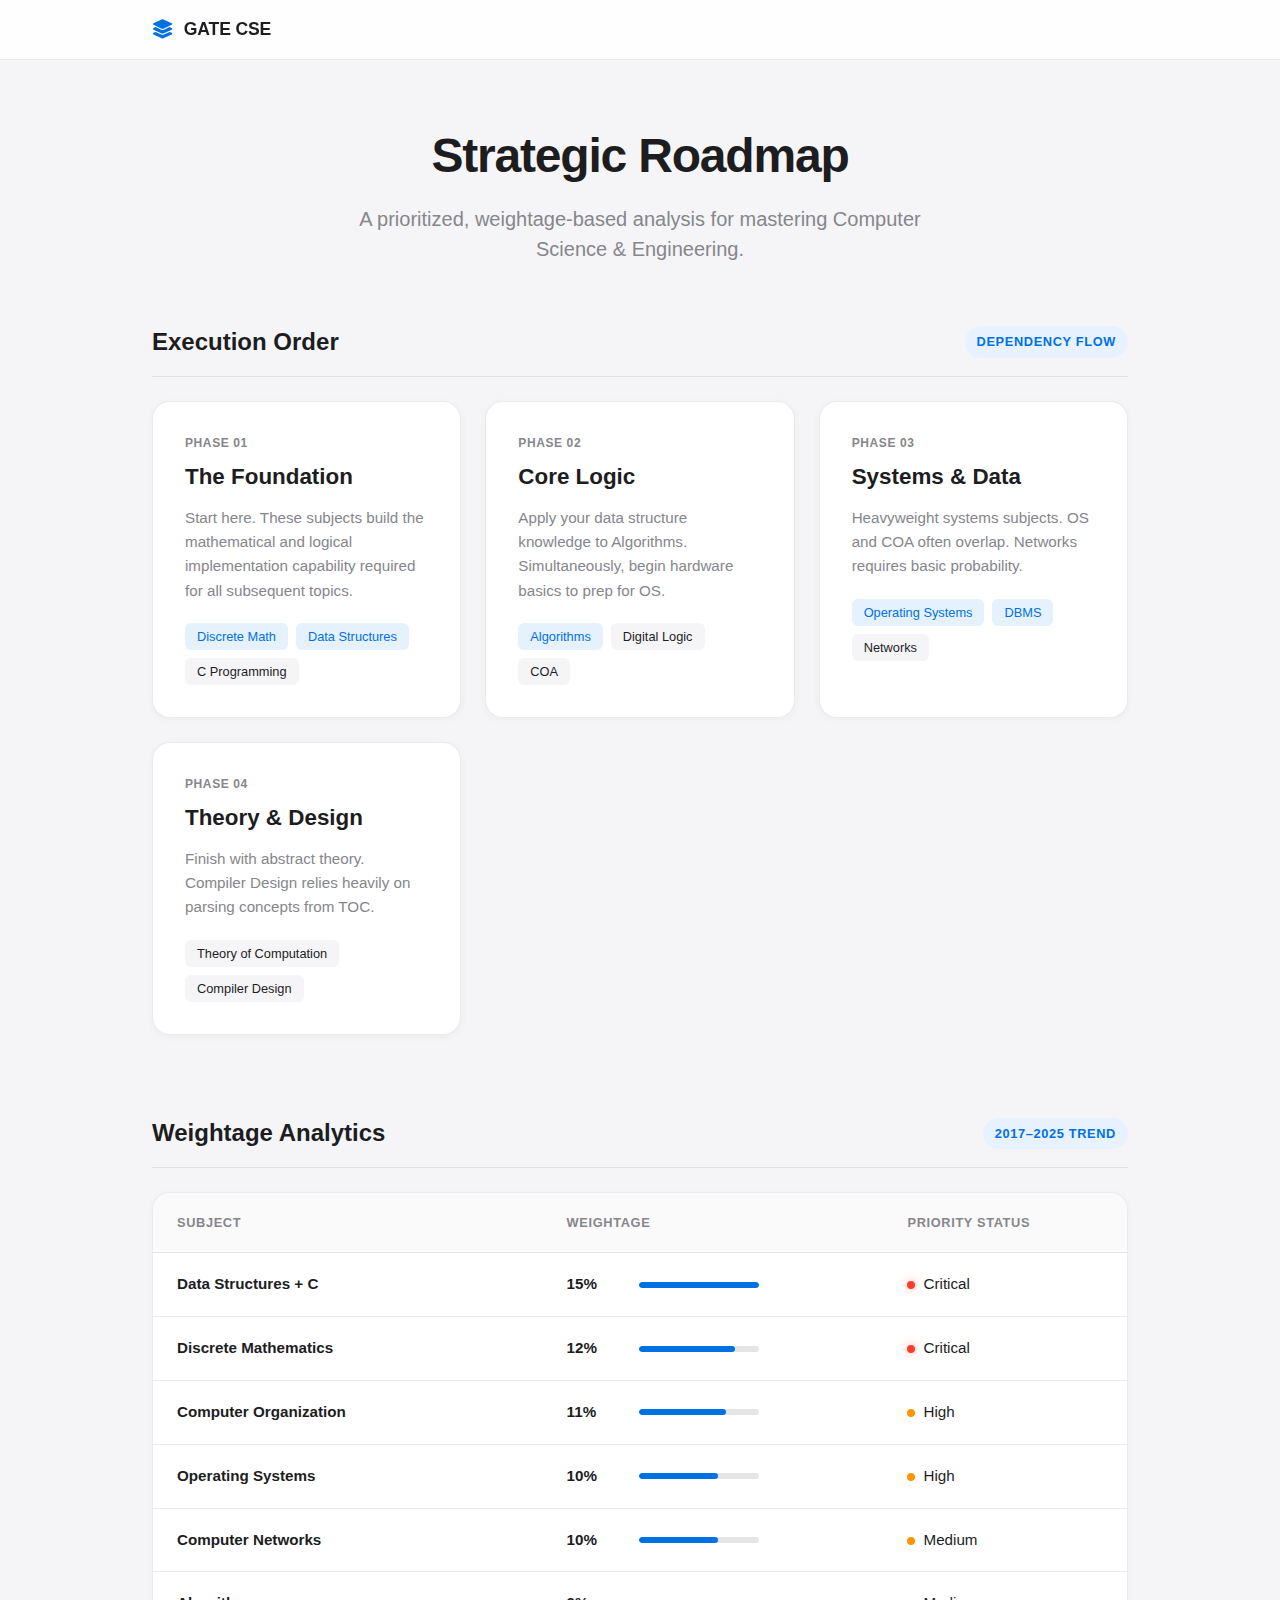
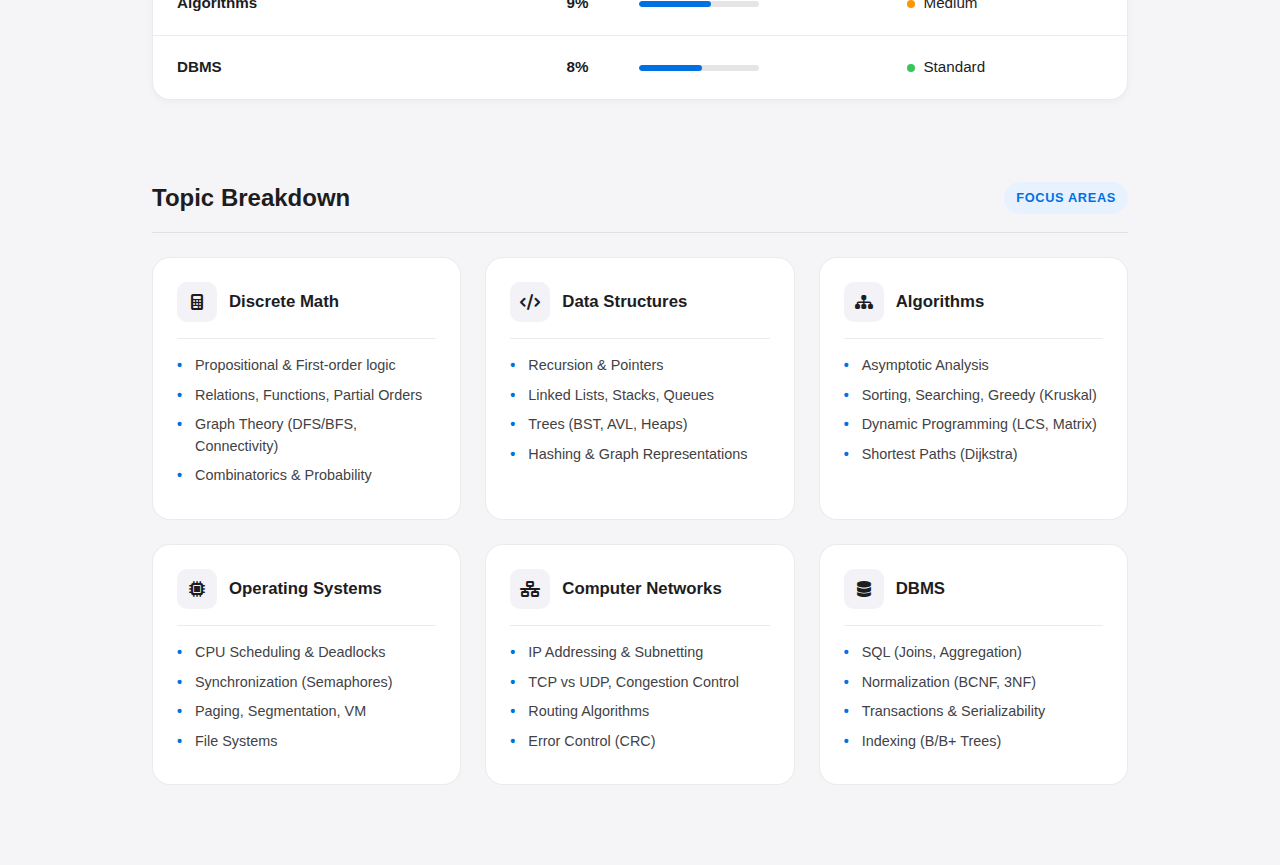
<file: roadmap.html>
<!DOCTYPE html>
<html lang="en">
<head>
    <meta charset="UTF-8">
    <meta name="viewport" content="width=device-width, initial-scale=1.0">
    <title>GATE CSE Roadmap & Analytics</title>
    <link rel="stylesheet" href="https://cdnjs.cloudflare.com/ajax/libs/font-awesome/6.4.0/css/all.min.css">
    
    <style>
        /* -----------------------------------------------------------------------------
           DESIGN SYSTEM: "Apple Professional"
           ----------------------------------------------------------------------------- */
        :root {
            /* Colors */
            --bg-body: #F5F5F7;
            --bg-card: #FFFFFF;
            --text-primary: #1D1D1F;
            --text-secondary: #86868B;
            --accent-blue: #0071E3;
            --accent-blue-hover: #0077ED;
            --border-subtle: rgba(0, 0, 0, 0.08);
            
            /* Shapes & Shadows */
            --radius-card: 18px;
            --radius-pill: 99px;
            --shadow-sm: 0 2px 8px rgba(0, 0, 0, 0.04);
            --shadow-md: 0 8px 24px rgba(0, 0, 0, 0.06);
            
            /* Typography */
            --font-stack: -apple-system, BlinkMacSystemFont, "SF Pro Text", "Segoe UI", Roboto, Helvetica, Arial, sans-serif;
        }

        * {
            margin: 0; padding: 0; box-sizing: border-box;
            font-family: var(--font-stack); -webkit-font-smoothing: antialiased;
        }

        body {
            background-color: var(--bg-body);
            color: var(--text-primary);
            line-height: 1.5;
            padding-top: 60px; /* Space for fixed navbar */
        }

        a { text-decoration: none; color: inherit; transition: opacity 0.2s ease; }
        a:hover { opacity: 0.8; }

        /* -----------------------------------------------------------------------------
           COMPONENT: Navigation
           ----------------------------------------------------------------------------- */
        .navbar {
            position: fixed; top: 0; left: 0; right: 0; height: 60px;
            background: rgba(255, 255, 255, 0.85);
            backdrop-filter: blur(20px); -webkit-backdrop-filter: blur(20px);
            border-bottom: 1px solid var(--border-subtle);
            z-index: 1000;
        }

        .nav-content {
            max-width: 1024px; margin: 0 auto; height: 100%; padding: 0 24px;
            display: flex; align-items: center; justify-content: space-between;
        }

        .nav-logo {
            font-weight: 600; font-size: 1.1rem; letter-spacing: -0.01em;
            display: flex; align-items: center; gap: 10px; color: var(--text-primary);
        }
        
        .nav-logo i { color: var(--accent-blue); font-size: 1.2rem; }

        /* -----------------------------------------------------------------------------
           LAYOUT: Main Container
           ----------------------------------------------------------------------------- */
        .container {
            max-width: 1024px; margin: 0 auto; padding: 60px 24px 80px;
        }

        /* Header */
        header { text-align: center; margin-bottom: 60px; animation: fadeUp 0.6s ease-out; }
        h1 { font-size: 3rem; font-weight: 700; letter-spacing: -0.025em; margin-bottom: 12px; }
        .subtitle { font-size: 1.25rem; color: var(--text-secondary); max-width: 600px; margin: 0 auto; font-weight: 400; }

        /* Section Headings */
        .section-header {
            display: flex; align-items: center; justify-content: space-between;
            margin-bottom: 24px; padding-bottom: 16px; border-bottom: 1px solid var(--border-subtle);
        }
        .section-title { font-size: 1.5rem; font-weight: 600; }
        .section-badge {
            font-size: 0.8rem; font-weight: 600; text-transform: uppercase; letter-spacing: 0.05em;
            background: #E8F2FF; color: var(--accent-blue); padding: 6px 12px; border-radius: var(--radius-pill);
        }

        /* -----------------------------------------------------------------------------
           COMPONENT: Phase Cards (Roadmap)
           ----------------------------------------------------------------------------- */
        .roadmap-grid {
            display: grid; grid-template-columns: repeat(auto-fit, minmax(300px, 1fr)); gap: 24px; margin-bottom: 80px;
        }

        .phase-card {
            background: var(--bg-card); padding: 32px; border-radius: var(--radius-card);
            box-shadow: var(--shadow-sm); border: 1px solid var(--border-subtle);
            transition: transform 0.2s ease, box-shadow 0.2s ease;
        }
        
        .phase-card:hover { transform: translateY(-4px); box-shadow: var(--shadow-md); }

        .phase-label { font-size: 0.75rem; font-weight: 700; color: var(--text-secondary); text-transform: uppercase; margin-bottom: 8px; letter-spacing: 0.05em; }
        .phase-heading { font-size: 1.4rem; font-weight: 700; margin-bottom: 12px; color: var(--text-primary); }
        .phase-text { font-size: 0.95rem; color: var(--text-secondary); line-height: 1.6; margin-bottom: 20px; }
        
        .tags { display: flex; flex-wrap: wrap; gap: 8px; }
        .tag {
            font-size: 0.8rem; font-weight: 500; padding: 4px 12px; border-radius: 6px;
            background: var(--bg-body); color: var(--text-primary);
        }
        .tag.highlight { background: rgba(0, 113, 227, 0.1); color: var(--accent-blue); }

        /* -----------------------------------------------------------------------------
           COMPONENT: Responsive Analytics Table
           ----------------------------------------------------------------------------- */
        .analytics-wrapper {
            background: var(--bg-card); border-radius: var(--radius-card);
            box-shadow: var(--shadow-sm); overflow: hidden; border: 1px solid var(--border-subtle);
            margin-bottom: 80px;
        }

        .analytics-table { width: 100%; border-collapse: collapse; }

        .analytics-table th, .analytics-table td {
            padding: 20px 24px; text-align: left;
            border-bottom: 1px solid var(--border-subtle);
        }

        .analytics-table th {
            background: #FAFAFA; font-size: 0.8rem; font-weight: 600;
            color: var(--text-secondary); text-transform: uppercase; letter-spacing: 0.05em;
        }

        .analytics-table td { color: var(--text-primary); font-size: 0.95rem; }
        .analytics-table tr:last-child td { border-bottom: none; }

        /* Weightage Bar */
        .bar-container { display: flex; align-items: center; gap: 12px; width: 100%; }
        .bar-bg { flex-grow: 1; height: 6px; background: #E5E5E5; border-radius: 4px; overflow: hidden; max-width: 120px; }
        .bar-fill { height: 100%; background: var(--accent-blue); border-radius: 4px; }
        .bar-text { font-weight: 600; font-feature-settings: "tnum"; min-width: 60px; }

        /* Priority Indicators */
        .priority-dot { height: 8px; width: 8px; border-radius: 50%; display: inline-block; margin-right: 8px; }
        .p-high { background-color: #FF3B30; box-shadow: 0 0 8px rgba(255, 59, 48, 0.4); }
        .p-med { background-color: #FF9500; }
        .p-std { background-color: #34C759; }

        /* -----------------------------------------------------------------------------
           COMPONENT: Topic Grid
           ----------------------------------------------------------------------------- */
        .topic-grid {
            display: grid; grid-template-columns: repeat(auto-fill, minmax(300px, 1fr)); gap: 24px;
        }

        .topic-item {
            background: var(--bg-card); padding: 24px; border-radius: var(--radius-card);
            border: 1px solid var(--border-subtle);
        }

        .topic-head { display: flex; align-items: center; gap: 12px; margin-bottom: 16px; border-bottom: 1px solid var(--border-subtle); padding-bottom: 16px; }
        .topic-icon {
            width: 40px; height: 40px; border-radius: 10px; background: #F2F2F7;
            display: flex; align-items: center; justify-content: center; color: var(--text-primary);
        }
        .topic-name { font-weight: 600; font-size: 1.05rem; }
        
        .topic-list { list-style: none; padding: 0; }
        .topic-list li {
            position: relative; padding-left: 18px; margin-bottom: 8px;
            font-size: 0.9rem; color: #424245; line-height: 1.5;
        }
        .topic-list li::before {
            content: "•"; position: absolute; left: 0; color: var(--accent-blue); font-weight: bold;
        }

        /* -----------------------------------------------------------------------------
           RESPONSIVE LOGIC
           ----------------------------------------------------------------------------- */
        @media (max-width: 768px) {
            h1 { font-size: 2.2rem; }
            .container { padding-top: 40px; }
            
            /* Responsive Table -> Card Transformation */
            .analytics-table thead { display: none; }
            .analytics-table, .analytics-table tbody, .analytics-table tr, .analytics-table td {
                display: block; width: 100%;
            }
            .analytics-table tr {
                margin-bottom: 16px; border: 1px solid var(--border-subtle);
                border-radius: 12px; padding: 16px; background: white;
            }
            .analytics-table td {
                padding: 8px 0; border: none; display: flex; justify-content: space-between; align-items: center;
            }
            /* Add labels for mobile view using data-label attribute */
            .analytics-table td::before {
                content: attr(data-label);
                font-weight: 600; font-size: 0.85rem; color: var(--text-secondary);
            }
            .bar-bg { max-width: 100px; }
        }

        @keyframes fadeUp {
            from { opacity: 0; transform: translateY(20px); }
            to { opacity: 1; transform: translateY(0); }
        }
    </style>
</head>
<body>

    <nav class="navbar">
        <div class="nav-content">
            <a href="index.html" class="nav-logo">
                <i class="fa-solid fa-layer-group"></i>
                <span>GATE CSE</span>
            </a>
        </div>
    </nav>

    <div class="container">
        
        <header>
            <h1>Strategic Roadmap</h1>
            <p class="subtitle">A prioritized, weightage-based analysis for mastering Computer Science & Engineering.</p>
        </header>

        <div class="section-header">
            <h2 class="section-title">Execution Order</h2>
            <span class="section-badge">Dependency Flow</span>
        </div>

        <div class="roadmap-grid">
            <div class="phase-card">
                <div class="phase-label">Phase 01</div>
                <h3 class="phase-heading">The Foundation</h3>
                <p class="phase-text">Start here. These subjects build the mathematical and logical implementation capability required for all subsequent topics.</p>
                <div class="tags">
                    <span class="tag highlight">Discrete Math</span>
                    <span class="tag highlight">Data Structures</span>
                    <span class="tag">C Programming</span>
                </div>
            </div>

            <div class="phase-card">
                <div class="phase-label">Phase 02</div>
                <h3 class="phase-heading">Core Logic</h3>
                <p class="phase-text">Apply your data structure knowledge to Algorithms. Simultaneously, begin hardware basics to prep for OS.</p>
                <div class="tags">
                    <span class="tag highlight">Algorithms</span>
                    <span class="tag">Digital Logic</span>
                    <span class="tag">COA</span>
                </div>
            </div>

            <div class="phase-card">
                <div class="phase-label">Phase 03</div>
                <h3 class="phase-heading">Systems & Data</h3>
                <p class="phase-text">Heavyweight systems subjects. OS and COA often overlap. Networks requires basic probability.</p>
                <div class="tags">
                    <span class="tag highlight">Operating Systems</span>
                    <span class="tag highlight">DBMS</span>
                    <span class="tag">Networks</span>
                </div>
            </div>

            <div class="phase-card">
                <div class="phase-label">Phase 04</div>
                <h3 class="phase-heading">Theory & Design</h3>
                <p class="phase-text">Finish with abstract theory. Compiler Design relies heavily on parsing concepts from TOC.</p>
                <div class="tags">
                    <span class="tag">Theory of Computation</span>
                    <span class="tag">Compiler Design</span>
                </div>
            </div>
        </div>

        <div class="section-header">
            <h2 class="section-title">Weightage Analytics</h2>
            <span class="section-badge">2017–2025 Trend</span>
        </div>

        <div class="analytics-wrapper">
            <table class="analytics-table">
                <thead>
                    <tr>
                        <th width="40%">Subject</th>
                        <th width="35%">Weightage</th>
                        <th width="25%">Priority Status</th>
                    </tr>
                </thead>
                <tbody>
                    <tr>
                        <td data-label="Subject" style="font-weight: 600;">Data Structures + C</td>
                        <td data-label="Weightage">
                            <div class="bar-container">
                                <span class="bar-text">15%</span>
                                <div class="bar-bg"><div class="bar-fill" style="width: 100%;"></div></div>
                            </div>
                        </td>
                        <td data-label="Priority"><span class="priority-dot p-high"></span>Critical</td>
                    </tr>
                    <tr>
                        <td data-label="Subject" style="font-weight: 600;">Discrete Mathematics</td>
                        <td data-label="Weightage">
                            <div class="bar-container">
                                <span class="bar-text">12%</span>
                                <div class="bar-bg"><div class="bar-fill" style="width: 80%;"></div></div>
                            </div>
                        </td>
                        <td data-label="Priority"><span class="priority-dot p-high"></span>Critical</td>
                    </tr>
                    <tr>
                        <td data-label="Subject" style="font-weight: 600;">Computer Organization</td>
                        <td data-label="Weightage">
                            <div class="bar-container">
                                <span class="bar-text">11%</span>
                                <div class="bar-bg"><div class="bar-fill" style="width: 73%;"></div></div>
                            </div>
                        </td>
                        <td data-label="Priority"><span class="priority-dot p-med"></span>High</td>
                    </tr>
                    <tr>
                        <td data-label="Subject" style="font-weight: 600;">Operating Systems</td>
                        <td data-label="Weightage">
                            <div class="bar-container">
                                <span class="bar-text">10%</span>
                                <div class="bar-bg"><div class="bar-fill" style="width: 66%;"></div></div>
                            </div>
                        </td>
                        <td data-label="Priority"><span class="priority-dot p-med"></span>High</td>
                    </tr>
                    <tr>
                        <td data-label="Subject" style="font-weight: 600;">Computer Networks</td>
                        <td data-label="Weightage">
                            <div class="bar-container">
                                <span class="bar-text">10%</span>
                                <div class="bar-bg"><div class="bar-fill" style="width: 66%;"></div></div>
                            </div>
                        </td>
                        <td data-label="Priority"><span class="priority-dot p-med"></span>Medium</td>
                    </tr>
                    <tr>
                        <td data-label="Subject" style="font-weight: 600;">Algorithms</td>
                        <td data-label="Weightage">
                            <div class="bar-container">
                                <span class="bar-text">9%</span>
                                <div class="bar-bg"><div class="bar-fill" style="width: 60%;"></div></div>
                            </div>
                        </td>
                        <td data-label="Priority"><span class="priority-dot p-med"></span>Medium</td>
                    </tr>
                    <tr>
                        <td data-label="Subject" style="font-weight: 600;">DBMS</td>
                        <td data-label="Weightage">
                            <div class="bar-container">
                                <span class="bar-text">8%</span>
                                <div class="bar-bg"><div class="bar-fill" style="width: 53%;"></div></div>
                            </div>
                        </td>
                        <td data-label="Priority"><span class="priority-dot p-std"></span>Standard</td>
                    </tr>
                </tbody>
            </table>
        </div>

        <div class="section-header">
            <h2 class="section-title">Topic Breakdown</h2>
            <span class="section-badge">Focus Areas</span>
        </div>

        <div class="topic-grid">
            <div class="topic-item">
                <div class="topic-head">
                    <div class="topic-icon"><i class="fa-solid fa-calculator"></i></div>
                    <div class="topic-name">Discrete Math</div>
                </div>
                <ul class="topic-list">
                    <li>Propositional & First-order logic</li>
                    <li>Relations, Functions, Partial Orders</li>
                    <li>Graph Theory (DFS/BFS, Connectivity)</li>
                    <li>Combinatorics & Probability</li>
                </ul>
            </div>

            <div class="topic-item">
                <div class="topic-head">
                    <div class="topic-icon"><i class="fa-solid fa-code"></i></div>
                    <div class="topic-name">Data Structures</div>
                </div>
                <ul class="topic-list">
                    <li>Recursion & Pointers</li>
                    <li>Linked Lists, Stacks, Queues</li>
                    <li>Trees (BST, AVL, Heaps)</li>
                    <li>Hashing & Graph Representations</li>
                </ul>
            </div>

            <div class="topic-item">
                <div class="topic-head">
                    <div class="topic-icon"><i class="fa-solid fa-sitemap"></i></div>
                    <div class="topic-name">Algorithms</div>
                </div>
                <ul class="topic-list">
                    <li>Asymptotic Analysis</li>
                    <li>Sorting, Searching, Greedy (Kruskal)</li>
                    <li>Dynamic Programming (LCS, Matrix)</li>
                    <li>Shortest Paths (Dijkstra)</li>
                </ul>
            </div>

            <div class="topic-item">
                <div class="topic-head">
                    <div class="topic-icon"><i class="fa-solid fa-microchip"></i></div>
                    <div class="topic-name">Operating Systems</div>
                </div>
                <ul class="topic-list">
                    <li>CPU Scheduling & Deadlocks</li>
                    <li>Synchronization (Semaphores)</li>
                    <li>Paging, Segmentation, VM</li>
                    <li>File Systems</li>
                </ul>
            </div>
            
             <div class="topic-item">
                <div class="topic-head">
                    <div class="topic-icon"><i class="fa-solid fa-network-wired"></i></div>
                    <div class="topic-name">Computer Networks</div>
                </div>
                <ul class="topic-list">
                    <li>IP Addressing & Subnetting</li>
                    <li>TCP vs UDP, Congestion Control</li>
                    <li>Routing Algorithms</li>
                    <li>Error Control (CRC)</li>
                </ul>
            </div>

            <div class="topic-item">
                <div class="topic-head">
                    <div class="topic-icon"><i class="fa-solid fa-database"></i></div>
                    <div class="topic-name">DBMS</div>
                </div>
                <ul class="topic-list">
                    <li>SQL (Joins, Aggregation)</li>
                    <li>Normalization (BCNF, 3NF)</li>
                    <li>Transactions & Serializability</li>
                    <li>Indexing (B/B+ Trees)</li>
                </ul>
            </div>
        </div>

    </div>

</body>
</html>
</file>
<file: styles.css>
/* -----------------------------------------------------------------------------
   MODERN APPLE AESTHETIC - VIDEO COURSE PAGE
   ----------------------------------------------------------------------------- */

/* 1. Design Tokens & Variables */
:root {
    /* Palette */
    --bg-body: #f5f5f7;       /* Apple Light Gray Background */
    --bg-card: #ffffff;       /* Pure White for Cards */
    --text-primary: #1d1d1f;  /* Almost Black */
    --text-secondary: #86868b;/* Gray Text */
    --accent: #0071e3;        /* Apple Electric Blue */
    --accent-hover: #0077ed;
    --accent-faint: rgba(0, 113, 227, 0.1); /* For active states */
    
    /* Spacing & Borders */
    --radius-l: 22px;
    --radius-m: 14px;
    --radius-s: 8px;
    
    /* Effects */
    --shadow-ambient: 0 4px 6px -1px rgba(0, 0, 0, 0.01), 0 10px 15px -3px rgba(0, 0, 0, 0.02);
    --shadow-deep: 0 20px 40px rgba(0, 0, 0, 0.08);
    --glass: blur(20px) saturate(180%);
    
    /* Typography */
    --font-stack: -apple-system, BlinkMacSystemFont, "Segoe UI", Roboto, Helvetica, Arial, sans-serif;
}

/* 2. Global Reset */
* {
    margin: 0;
    padding: 0;
    box-sizing: border-box;
    font-family: var(--font-stack);
    -webkit-font-smoothing: antialiased;
}

body {
    background-color: var(--bg-body);
    color: var(--text-primary);
    line-height: 1.5;
    min-height: 100vh;
    overflow-x: hidden;
}

a {
    text-decoration: none;
    color: inherit;
    transition: color 0.2s ease;
}

/* 3. Navigation Bar (Glassmorphism) */
.navbar {
    background: rgba(255, 255, 255, 0.8);
    backdrop-filter: var(--glass);
    -webkit-backdrop-filter: var(--glass);
    border-bottom: 1px solid rgba(0,0,0,0.05);
    position: fixed;
    top: 0;
    left: 0;
    right: 0;
    z-index: 1000;
    height: 60px; /* Reduced height for modern feel */
}

.nav-container {
    max-width: 1400px;
    height: 100%;
    margin: 0 auto;
    padding: 0 24px;
    display: flex;
    justify-content: space-between;
    align-items: center;
}

.nav-brand {
    display: flex;
    align-items: center;
    gap: 8px;
    font-size: 1.1rem;
    font-weight: 600;
    color: var(--text-primary);
    letter-spacing: -0.02em;
}

.nav-brand i {
    color: var(--accent);
    font-size: 1.2rem;
    background: none;
    -webkit-text-fill-color: initial;
}

.nav-links {
    display: flex;
    gap: 32px;
    list-style: none;
    align-items: center;
}

.nav-links a {
    color: var(--text-secondary);
    font-size: 0.85rem;
    font-weight: 400;
}

.nav-links a:hover {
    color: var(--accent);
}

/* Remove the old underline effect for a cleaner look */
.nav-links a::after {
    display: none;
}

.home-btn {
    background: var(--accent) !important;
    color: white !important;
    padding: 8px 20px;
    border-radius: 980px; /* Pill shape */
    font-weight: 500;
    font-size: 0.85rem;
    box-shadow: none;
    transition: transform 0.2s, background 0.2s;
}

.home-btn:hover {
    transform: scale(1.02);
    background: var(--accent-hover) !important;
    box-shadow: 0 4px 12px rgba(0, 113, 227, 0.25);
}

/* 4. Main Layout & Container */
.container {
    max-width: 1600px;
    margin: 0 auto;
    padding: 100px 24px 40px;
}

/* Header Section */
header {
    text-align: center;
    padding: 40px 0 60px;
    animation: fadeUp 0.8s ease;
}

h1 {
    font-size: 3.5rem;
    font-weight: 700;
    letter-spacing: -0.03em;
    color: var(--text-primary);
    margin-bottom: 16px;
    background: none;
    -webkit-text-fill-color: initial;
    text-shadow: none;
}

.subtitle {
    font-size: 1.3rem;
    color: var(--text-secondary);
    max-width: 700px;
    margin: 0 auto;
    font-weight: 400;
}

/* 5. Search & Filters */
.search-container {
    max-width: 600px;
    margin: 0 auto 40px;
    position: relative;
    animation: fadeUp 0.8s ease 0.1s both;
}

#searchInput {
    width: 100%;
    padding: 16px 48px 16px 24px;
    border: 1px solid rgba(0,0,0,0.1);
    border-radius: 12px;
    font-size: 1rem;
    background: var(--bg-card);
    color: var(--text-primary);
    box-shadow: var(--shadow-ambient);
    transition: all 0.2s ease;
}

#searchInput:focus {
    outline: none;
    border-color: var(--accent);
    box-shadow: 0 0 0 4px rgba(0, 113, 227, 0.15);
}

#searchInput::placeholder {
    color: #a1a1a6;
}

.search-icon {
    position: absolute;
    right: 20px;
    top: 50%;
    transform: translateY(-50%);
    color: var(--text-secondary);
    font-size: 1.1rem;
}

.categories {
    display: flex;
    justify-content: center;
    flex-wrap: wrap;
    gap: 12px;
    margin-bottom: 60px;
    animation: fadeUp 0.8s ease 0.2s both;
}

.category-btn {
    padding: 10px 24px;
    background: transparent;
    border: 1px solid #d2d2d7;
    border-radius: 980px;
    color: var(--text-primary);
    font-weight: 500;
    font-size: 0.9rem;
    cursor: pointer;
    transition: all 0.2s ease;
}

.category-btn:hover {
    background: #eaeaec;
    border-color: #d2d2d7;
    transform: none;
    box-shadow: none;
}

.category-btn.active {
    background: var(--accent);
    color: white;
    border-color: var(--accent);
    box-shadow: 0 4px 10px rgba(0, 113, 227, 0.3);
}

/* 6. Content Grid (Player + List) */
.main-content {
    display: grid;
    grid-template-columns: 1fr 400px;
    gap: 40px;
    margin-bottom: 60px;
    animation: fadeUp 0.8s ease 0.3s both;
}

/* Video Player Styling */
.video-player-container {
    background: var(--bg-card);
    border-radius: var(--radius-l);
    padding: 0; /* Removing padding for a cleaner look */
    overflow: hidden;
    box-shadow: var(--shadow-deep);
    border: 1px solid rgba(0,0,0,0.02);
}

.video-player {
    position: relative;
    padding-bottom: 56.25%; /* 16:9 Aspect Ratio */
    height: 0;
    background: #000;
    margin-bottom: 0;
    border-radius: var(--radius-l) var(--radius-l) 0 0; /* Only top rounded */
    box-shadow: none;
}

.video-player iframe {
    position: absolute;
    top: 0;
    left: 0;
    width: 100%;
    height: 100%;
}

.video-info {
    padding: 32px;
}

.video-title {
    font-size: 2rem;
    font-weight: 700;
    margin-bottom: 20px;
    color: var(--text-primary);
    letter-spacing: -0.01em;
}

.video-meta {
    display: inline-flex;
    gap: 24px;
    padding: 12px 20px;
    background: #f5f5f7;
    border-radius: 12px;
    margin-bottom: 24px;
    color: var(--text-secondary);
    font-size: 0.9rem;
    font-weight: 500;
}

.video-meta span {
    color: var(--text-secondary);
    display: flex;
    align-items: center;
    gap: 8px;
}

.video-meta i {
    color: var(--accent);
}

.video-desc {
    color: var(--text-secondary);
    font-size: 1.05rem;
    line-height: 1.7;
}

/* Video Playlist (Sidebar) */
.video-list-container {
    background: var(--bg-card);
    border-radius: var(--radius-l);
    padding: 24px;
    box-shadow: var(--shadow-ambient);
    border: 1px solid rgba(0,0,0,0.02);
    height: fit-content;
    max-height: 800px;
    overflow-y: auto;
}

/* Custom Scrollbar for list */
.video-list-container::-webkit-scrollbar {
    width: 6px;
}
.video-list-container::-webkit-scrollbar-track {
    background: transparent;
}
.video-list-container::-webkit-scrollbar-thumb {
    background: #d2d2d7;
    border-radius: 10px;
}

.video-list-title {
    font-size: 1.2rem;
    margin-bottom: 20px;
    padding-bottom: 16px;
    border-bottom: 1px solid rgba(0,0,0,0.05);
    color: var(--text-primary);
    font-weight: 600;
}

.video-list {
    display: flex;
    flex-direction: column;
    gap: 12px;
}

.video-item {
    display: flex;
    gap: 16px;
    padding: 12px;
    background: transparent;
    border-radius: var(--radius-m);
    cursor: pointer;
    transition: all 0.2s ease;
    border: 1px solid transparent;
}

.video-item:hover {
    background: #f5f5f7;
    transform: none;
    box-shadow: none;
}

.video-item.active {
    background: var(--accent-faint); /* Light Blue Background */
    border-color: rgba(0, 113, 227, 0.2);
}

.video-item.active .video-item-title {
    color: var(--accent); /* Blue Text */
}

/* Removed green border, used a subtle dot or icon change instead if needed */
.video-item.watched {
    border-left: none; 
    opacity: 0.7;
}

.video-thumb {
    width: 100px;
    height: 60px;
    border-radius: 8px;
    overflow: hidden;
    background: #f0f0f0;
    flex-shrink: 0;
    position: relative;
}

.video-item-info {
    flex: 1;
    display: flex;
    flex-direction: column;
    justify-content: center;
}

.video-item-title {
    font-size: 0.9rem;
    font-weight: 600;
    margin-bottom: 4px;
    color: var(--text-primary);
    line-height: 1.3;
    display: -webkit-box;
    -webkit-line-clamp: 2;
    -webkit-box-orient: vertical;
    overflow: hidden;
}

.video-item-meta {
    display: flex;
    justify-content: space-between;
    color: #98989d;
    font-size: 0.8rem;
}

/* 7. Footer */
footer {
    background: #111;
    color: #f5f5f7;
    padding: 60px 0 40px;
    margin-top: 80px;
    border-top: none;
    backdrop-filter: none;
}

footer p {
    color: #86868b;
    font-size: 0.9rem;
    margin-bottom: 24px;
}

.footer-links {
    gap: 32px;
}

.footer-links a {
    color: #d2d2d7;
    font-weight: 400;
    font-size: 0.85rem;
}

.footer-links a:hover {
    color: white;
    text-decoration: underline;
    transform: none;
}

/* 8. Animations */
@keyframes fadeUp {
    from {
        opacity: 0;
        transform: translateY(20px);
    }
    to {
        opacity: 1;
        transform: translateY(0);
    }
}

/* 9. Responsive */
@media (max-width: 1024px) {
    .main-content {
        grid-template-columns: 1fr; /* Stack vertically on tablets */
    }
    
    .video-list-container {
        max-height: 500px;
    }
}

@media (max-width: 768px) {
    .container {
        padding: 80px 20px 40px;
    }

    h1 {
        font-size: 2.2rem;
    }
    
    .subtitle {
        font-size: 1.1rem;
    }

    .video-title {
        font-size: 1.5rem;
    }
    
    .video-info {
        padding: 20px;
    }
    
    .video-item {
        align-items: center;
    }

    .nav-container {
        padding: 0 16px;
    }
    
    /* Hide nav links on mobile (assuming JS handles a toggle menu if needed, 
       otherwise simplified stack) */
    .nav-links {
        display: none; 
    }
}
</file>
